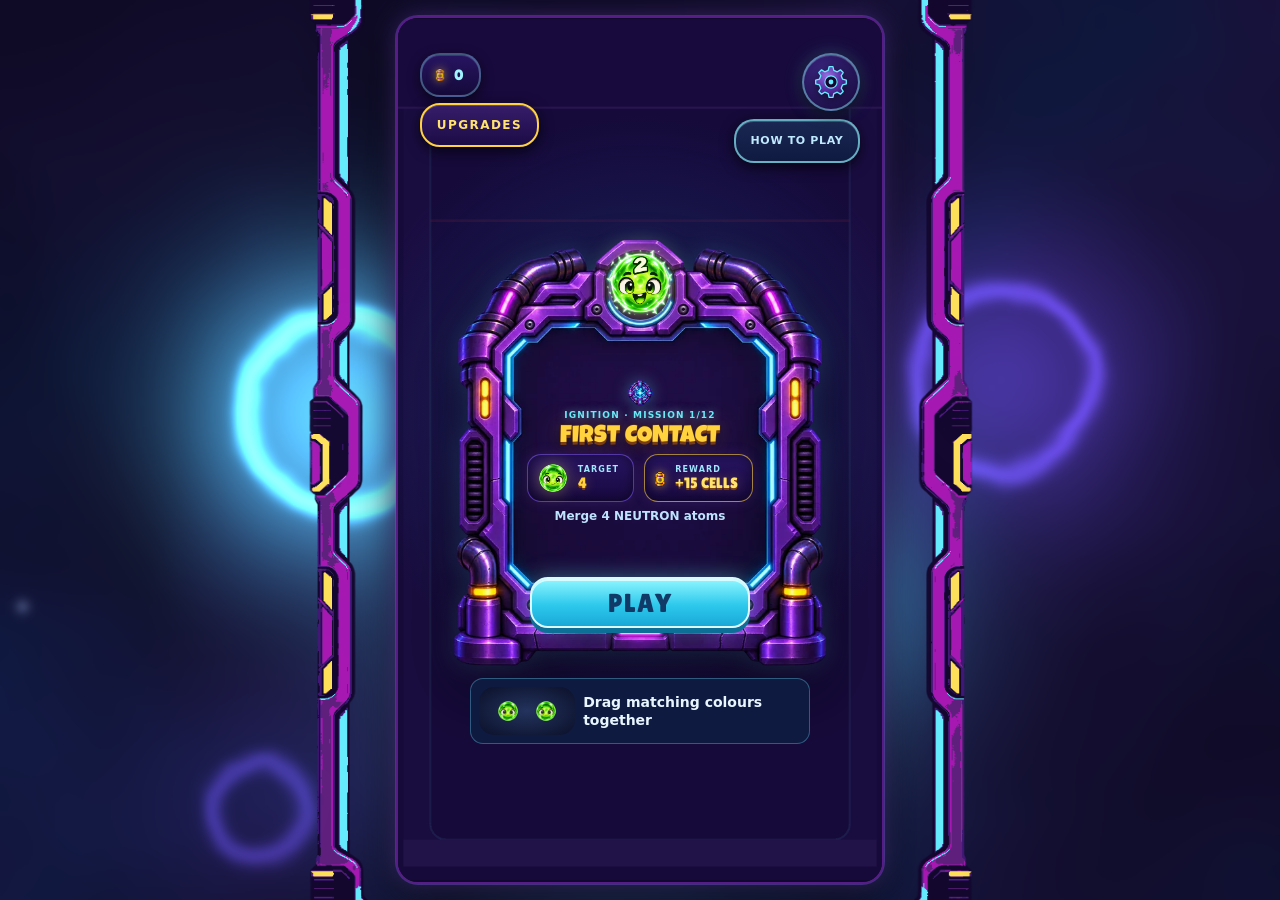
<file: index.html>
<!doctype html>
<html lang="en">
  <head>
    <meta charset="UTF-8" />
    <meta name="viewport" content="width=device-width, initial-scale=1.0, viewport-fit=cover, user-scalable=no" />
    <meta name="theme-color" content="#0b1020" />
    <link rel="icon" type="image/png" href="./images/icon.png" />
    <link rel="apple-touch-icon" href="./images/icon.png" />
    <meta name="description" content="Drag matching atoms together, charge them up and set off chain reactions. Complete reactor missions and unleash an Atomic Blast in Atom Smash!" />
    <title>Atom Smash!</title>
    <!-- Shared Snappy Fox Games analytics for this GitHub Pages demo only. -->
    <script>
      (function () {
        if (location.hostname !== "toktics.github.io" ||
            !/^\/atom-smash(?:\/|$)/.test(location.pathname)) return;
        window.dataLayer = window.dataLayer || [];
        window.gtag = function () { window.dataLayer.push(arguments); };
        window.gtag("js", new Date());
        window.gtag("config", "G-ZYFY71C33V", {
          game_id: "atom-smash",
          build_profile: "standalone",
          send_page_view: true,
          allow_google_signals: false,
          allow_ad_personalization_signals: false
        });
        var tag = document.createElement("script");
        tag.async = true;
        tag.src = "https://www.googletagmanager.com/gtag/js?id=G-ZYFY71C33V";
        document.head.appendChild(tag);
      })();
    </script>
    <script type="module" crossorigin src="./assets/index-DAffTzj7.js"></script>
    <link rel="stylesheet" crossorigin href="./assets/index-Bfgic50J.css">
  </head>
  <body>
    <!-- Inline splash paints before JS/CSS arrive — the portal build's first
         frame is branded instead of a blank page while the SDK initialises. -->
    <div id="root"><div style="position:fixed;inset:0;display:flex;flex-direction:column;align-items:center;justify-content:center;gap:38px;background:linear-gradient(145deg,#282265,#60217e);font-family:system-ui,sans-serif">
      <div style="font-size:clamp(30px,11vw,52px);white-space:nowrap;font-weight:900;letter-spacing:.06em;color:#70f2ff;text-shadow:0 4px 0 #163675,0 7px 0 #170e4a;transform:rotate(-3deg)">ATOM <span style="color:#ffe45d">SMASH!</span></div>
      <div style="width:76px;height:76px;border:2px solid #b5f7ff88;border-radius:50%;animation:cgsplash 1.8s linear infinite;position:relative"><span style="position:absolute;inset:20px;border-radius:50%;background:#ffe36a;box-shadow:0 0 24px #ffe36a66"></span><span style="position:absolute;width:15px;height:15px;border-radius:50%;background:#6aeaff;left:30px;top:-9px"></span></div>
      <style>@keyframes cgsplash{to{transform:rotate(360deg)}}</style>
    </div></div>
  </body>
</html>
</file>
<file: assets/index-Bfgic50J.css>
:root{--bg: #0b1020;--panel: #111a33;--panel-2: #16213c;--line: #263555;--text: #e2e8f0;--muted: #94a3b8;--accent: #34d399;--accent-2: #60a5fa;--danger: #ef4444}*{box-sizing:border-box}html,body,#root{height:100%;margin:0}body{background:var(--bg);color:var(--text);font:16px/1.5 system-ui,-apple-system,Segoe UI,sans-serif;-webkit-font-smoothing:antialiased;-webkit-user-select:none;-moz-user-select:none;-ms-user-select:none;user-select:none;-webkit-touch-callout:none}.app-shell{--safe-top: max(16px, env(safe-area-inset-top, 0px));--safe-bottom: max(16px, env(safe-area-inset-bottom, 0px));height:100%;display:flex;align-items:center;justify-content:center;padding:var(--safe-top) max(16px,env(safe-area-inset-right,0px)) var(--safe-bottom) max(16px,env(safe-area-inset-left,0px))}.menu,.panel,.game-frame{width:min(100%,520px);height:min(100%,900px);background:var(--panel);border:1px solid var(--line);border-radius:20px;overflow:hidden;position:relative;display:flex;flex-direction:column}.is-game{--frame-w: min(100%, 720px, calc((100dvh - var(--safe-top) - var(--safe-bottom)) * .5625), 506px);--frame-h: calc(var(--frame-w) / .5625)}.is-game .game-frame{aspect-ratio:720 / 1280;width:var(--frame-w);height:auto;border-radius:22px;border:2px solid #581c87;box-shadow:0 0 0 1px #8b5cf655,0 0 24px #8b5cf659,0 12px 40px #000000e6}.arcade-bezel-mobile{position:absolute;inset:0;border-radius:22px;pointer-events:none;z-index:4;overflow:hidden;box-sizing:border-box;border:4px solid #3b0764;box-shadow:inset 0 0 0 1.5px #67edff88,inset 0 0 10px #67edff40,0 0 0 1.5px #7e22ce,0 8px 32px #000c}@media(min-width:760px)and (min-height:400px)and (orientation:landscape){.arcade-bezel-mobile{display:none}}.arcade-bezel-mobile .bezel-rail{position:absolute;top:0;bottom:0;width:clamp(8px,2.2cqw,12px);z-index:1}.arcade-bezel-mobile .bezel-rail.left{left:0;background:linear-gradient(90deg,#24073d,#4a1570 50%,#60217e 90%,#24073d);border-right:1.5px solid #67edff88;box-shadow:inset 1px 0 3px #ffffff26,1px 0 6px #67edff4d}.arcade-bezel-mobile .bezel-rail.right{right:0;background:linear-gradient(270deg,#24073d,#4a1570 50%,#60217e 90%,#24073d);border-left:1.5px solid #67edff88;box-shadow:inset -1px 0 3px #ffffff26,-1px 0 6px #67edff4d}.arcade-bezel-mobile .bezel-cell{position:absolute;width:clamp(4px,1.1cqw,6px);height:clamp(24px,6cqw,36px);border-radius:3px;background:linear-gradient(180deg,#fff9c4,#ffe15b 45%,#eab308);border:1px solid #ffffffaa;box-shadow:0 0 8px #ffe15b,0 0 16px #ffe15b99;z-index:2}.arcade-bezel-mobile .bezel-cell.top-left{top:22%;left:2px}.arcade-bezel-mobile .bezel-cell.bottom-left{top:74%;left:2px}.arcade-bezel-mobile .bezel-cell.top-right{top:22%;right:2px}.arcade-bezel-mobile .bezel-cell.bottom-right{top:74%;right:2px}.arcade-bezel-mobile .bezel-corner{position:absolute;width:24px;height:24px;z-index:2;border-color:#7e22ce;border-style:solid}.arcade-bezel-mobile .bezel-corner.top-left{top:0;left:0;border-width:3px 0 0 3px;border-top-left-radius:20px}.arcade-bezel-mobile .bezel-corner.top-right{top:0;right:0;border-width:3px 3px 0 0;border-top-right-radius:20px}.arcade-bezel-mobile .bezel-corner.bottom-left{bottom:0;left:0;border-width:0 0 3px 3px;border-bottom-left-radius:20px}.arcade-bezel-mobile .bezel-corner.bottom-right{bottom:0;right:0;border-width:0 3px 3px 0;border-bottom-right-radius:20px}.arcade-bezel-mobile .bezel-bolt{display:block;position:absolute;width:4px;height:4px;border-radius:50%;background:#ffe15b;box-shadow:0 0 6px #ffe15b}.arcade-bezel-mobile .bezel-corner.top-left .bezel-bolt{top:4px;left:4px}.arcade-bezel-mobile .bezel-corner.top-right .bezel-bolt{top:4px;right:4px}.arcade-bezel-mobile .bezel-corner.bottom-left .bezel-bolt{bottom:4px;left:4px}.arcade-bezel-mobile .bezel-corner.bottom-right .bezel-bolt{bottom:4px;right:4px}.arcade-bezel-mobile .bezel-bumper{position:absolute;left:24px;right:24px;height:5px;z-index:1}.arcade-bezel-mobile .bezel-bumper.top{top:0;background:linear-gradient(180deg,#24073d,#4a1570);border-bottom:1.5px solid #67edff88;box-shadow:0 1px 4px #67edff40}.arcade-bezel-mobile .bezel-bumper.bottom{bottom:0;background:linear-gradient(0deg,#24073d,#4a1570);border-top:1.5px solid #67edff88;box-shadow:0 -1px 4px #67edff40}.reactor-console{position:fixed;inset:0;z-index:0;pointer-events:none}.rc-backdrop{position:absolute;inset:0;width:100%;height:100%;object-fit:cover}.rc-panel{position:absolute;top:50%;transform:translateY(-50%);width:min(calc(var(--frame-h) * .52),calc(50% - var(--frame-w) * .78 - 26px),400px);aspect-ratio:400 / 900;object-fit:contain}.rc-left{right:calc(50% + var(--frame-w) * .78 + 10px)}.rc-right{left:calc(50% + var(--frame-w) * .78 + 10px)}.rc-bezel{position:fixed;left:50%;top:50%;width:calc(var(--frame-w) / .72);height:calc(var(--frame-h) / .8);transform:translate(-50%,-50%);z-index:2;pointer-events:none}@media(max-width:759px),(max-height:399px),(orientation:portrait){.reactor-console{display:none}}.console-energy{position:fixed;inset:0;z-index:3;pointer-events:none}.ce-tube{position:absolute;top:50%;height:calc(var(--frame-h) * .94);width:26px;transform:translate(-50%,-50%);-webkit-mask-image:linear-gradient(transparent,#000 12% 88%,transparent);mask-image:linear-gradient(transparent,#000 12% 88%,transparent)}.ce-tube:before{content:"";position:absolute;inset:0 30%;background:linear-gradient(180deg,transparent,#ffb34055 30% 70%,transparent);filter:blur(4px);animation:ceGlow 2.8s ease-in-out infinite}.ce-t1:before{background:linear-gradient(180deg,transparent,#67edff44 30% 70%,transparent)}@keyframes ceGlow{0%,to{opacity:.25}45%{opacity:.8}60%{opacity:.4}72%{opacity:.9}}.ce-t0{left:calc(50% - var(--frame-w) * .736)}.ce-t1{left:calc(50% - var(--frame-w) * .63)}.ce-t2{left:calc(50% + var(--frame-w) * .632)}.ce-t3{left:calc(50% + var(--frame-w) * .736)}.ce-p{position:absolute;left:50%;bottom:-8px;width:6px;height:22px;border-radius:4px;background:linear-gradient(180deg,transparent,#fffdf2 25%,#ffe9a8 65%,transparent);box-shadow:0 0 14px 4px #ffcf6ebb,0 0 30px 10px #ff8a2a66;opacity:0;animation:ceRise 2.6s linear infinite}.ce-p0{animation-delay:0s}.ce-p1{animation-delay:-.45s;height:15px}.ce-p2{animation-delay:-.9s}.ce-p3{animation-delay:-1.35s;height:12px;width:4px}.ce-p4{animation-delay:-1.8s}.ce-p5{animation-delay:-2.25s;height:17px}.ce-t1 .ce-p{animation-duration:3.1s;background:linear-gradient(180deg,transparent,#eaffff 25%,#9ff3ff 65%,transparent);box-shadow:0 0 14px 4px #67edffbb,0 0 30px 10px #2ec9ec66}.ce-t3 .ce-p{animation-duration:3.3s}.ce-t0 .ce-p2,.ce-t2 .ce-p1{background:linear-gradient(180deg,transparent,#ffeaff 25%,#e8b7ff 65%,transparent);box-shadow:0 0 14px 4px #c86fffbb,0 0 30px 10px #a819b366}@keyframes ceRise{0%{transform:translate(-50%) scale(.4);opacity:0}6%{opacity:1}25%{transform:translate(calc(-50% - 3px),calc(var(--frame-h) * -.24)) scale(1)}50%{transform:translate(calc(-50% + 4px),calc(var(--frame-h) * -.47)) scale(.8)}75%{transform:translate(calc(-50% - 2px),calc(var(--frame-h) * -.7)) scale(1)}96%{opacity:1}to{transform:translate(-50%,calc(var(--frame-h) * -.94)) scale(.3);opacity:0}}@media(prefers-reduced-motion:reduce){.console-energy{display:none}}@media(max-width:759px),(max-height:399px),(orientation:portrait){.console-energy{display:none}}.menu{padding:32px 24px;gap:20px}.menu-head h1{margin:0;font-size:40px;letter-spacing:.02em}.menu-head p{margin:6px 0 0;color:var(--muted)}.menu-modes{display:flex;flex-direction:column;gap:12px;flex:1}.mode-card{display:flex;flex-direction:column;gap:4px;text-align:left;padding:16px 18px;border-radius:14px;border:1px solid var(--line);background:var(--panel-2);color:var(--text);cursor:pointer;transition:transform .08s ease,border-color .12s ease}.mode-card:hover{border-color:var(--accent);transform:translateY(-1px)}.mode-label{font-weight:700;font-size:18px}.mode-blurb{color:var(--muted);font-size:14px}.mode-controls{color:var(--accent-2);font-size:12px;letter-spacing:.04em}.mode-best{color:var(--accent);font-size:12px;font-weight:700}.menu-foot{display:flex;gap:10px}.menu-best{margin:0;color:var(--muted);font-size:13px;text-align:center}button{font:inherit}.primary,.ghost,.danger{padding:10px 16px;border-radius:12px;border:1px solid var(--line);cursor:pointer}.primary{background:var(--accent);color:#04121b;border-color:transparent;font-weight:700}.primary:disabled{opacity:.4;cursor:not-allowed}.ghost{background:transparent;color:var(--text);flex:1}.danger{background:var(--danger);color:#fff;border-color:transparent}.panel{padding:28px 24px;gap:16px;overflow-y:auto}.panel h1{margin:0}.settings-panel{position:fixed;z-index:30;left:50%;transform:translate(-50%);top:max(16px,env(safe-area-inset-top,0px));bottom:max(16px,env(safe-area-inset-bottom,0px));width:min(calc(100% - 32px),480px);height:auto;max-height:calc(100dvh - 32px);background:radial-gradient(circle at 50% 0%,#29185a,#150b33 55%,#0c061d);border:2px solid rgba(112,242,255,.45);border-radius:28px;box-shadow:0 0 35px #70f2ff2e,inset 0 1px 1px #ffffff4d,inset 0 0 24px #3c146e80,0 24px 60px #000000d9;overflow-y:auto;display:flex;flex-direction:column;gap:16px;padding:28px 22px 20px;box-sizing:border-box}.settings-header{text-align:center;flex:0 0 auto;padding-bottom:2px}.settings-title{margin:0;font:clamp(28px,6.5vw,36px)/1 "Lilita One",system-ui,sans-serif;letter-spacing:.08em;color:#fff;text-shadow:0 3px 0 #130a2a,0 0 16px rgba(112,242,255,.7)}.settings-subtitle{margin-top:5px;font:700 11px/1.2 system-ui,-apple-system,sans-serif;letter-spacing:.22em;color:#70f2ff;text-transform:uppercase;opacity:.9;text-shadow:0 0 8px rgba(112,242,255,.45)}.settings-section{display:flex;flex-direction:column;gap:10px;flex:0 0 auto}.settings-section-title{display:flex;align-items:center;gap:8px;font:700 12px/1 Lilita One,system-ui,sans-serif;letter-spacing:.14em;color:#ffe45d;text-transform:uppercase;padding-inline:4px}.settings-section-title:after{content:"";flex:1;height:1px;background:linear-gradient(90deg,rgba(255,228,93,.45),transparent)}.settings-section-icon{color:inherit;flex-shrink:0}.purge-section-title{color:#f87171}.purge-section-title:after{background:linear-gradient(90deg,rgba(248,113,113,.45),transparent)}.settings-card-row{display:flex;align-items:center;justify-content:space-between;gap:14px;padding:12px 16px;border-radius:18px;background:linear-gradient(135deg,#ffffff0e,#ffffff04);border:1px solid rgba(112,242,255,.15);box-shadow:inset 0 1px #ffffff14,0 4px 16px #00000040;cursor:pointer;transition:border-color .15s ease,background .15s ease,transform .12s ease;min-height:60px;box-sizing:border-box}.settings-card-row:hover{border-color:#70f2ff59;background:linear-gradient(135deg,#ffffff14,#ffffff06)}.settings-row-label{display:flex;align-items:center;gap:12px;user-select:none;min-width:0}.settings-icon-bubble{width:38px;height:38px;border-radius:12px;display:grid;place-items:center;flex-shrink:0;box-shadow:inset 0 1px #ffffff4d,0 2px 8px #0000004d}.music-bubble{background:linear-gradient(135deg,#70f2ff26,#0099cc40);border:1px solid rgba(112,242,255,.5);color:#70f2ff;box-shadow:0 0 12px #70f2ff40}.sfx-bubble{background:linear-gradient(135deg,#ffe45d26,#ff880040);border:1px solid rgba(255,228,93,.5);color:#ffe45d;box-shadow:0 0 12px #ffe45d40}.vol-bubble{background:linear-gradient(135deg,#a855f726,#6366f140);border:1px solid rgba(168,85,247,.5);color:#c084fc;box-shadow:0 0 12px #a855f740}.settings-row-texts{display:flex;flex-direction:column;gap:2px;min-width:0}.settings-item-name{font:700 15px/1.2 system-ui,-apple-system,sans-serif;color:#f8fafc;letter-spacing:.01em}.settings-item-desc{font:400 12px/1.2 system-ui,-apple-system,sans-serif;color:#94a3b8;white-space:nowrap;overflow:hidden;text-overflow:ellipsis}.sr-only{position:absolute;width:1px;height:1px;padding:0;margin:-1px;overflow:hidden;clip:rect(0,0,0,0);white-space:nowrap;border:0}.atom-toggle-container{display:flex;align-items:center;justify-content:center;flex-shrink:0}.atom-toggle{width:58px;height:32px;border-radius:20px;padding:3px;box-sizing:border-box;background:#0f1523;border:1.5px solid #2d3b55;box-shadow:inset 0 2px 6px #000000b3;transition:all .25s cubic-bezier(.4,0,.2,1);position:relative;display:flex;align-items:center}.atom-toggle-track{width:100%;height:100%;position:relative}.atom-toggle-core{position:absolute;left:0;top:0;width:24px;height:24px;border-radius:50%;background:radial-gradient(circle at 35% 30%,#94a3b8,#475569 60%,#1e293b);border:1px solid rgba(255,255,255,.2);box-shadow:0 2px 4px #00000080;transition:transform .28s cubic-bezier(.34,1.56,.64,1),background .25s ease,box-shadow .25s ease}.atom-toggle.is-active{background:linear-gradient(90deg,#072a44,#0d4669);border-color:#70f2ff;box-shadow:inset 0 2px 6px #0009,0 0 14px #70f2ff73}.atom-toggle.is-active .atom-toggle-core{transform:translate(26px);background:radial-gradient(circle at 30% 25%,#fff,#b2f8ff 25%,#30cbe9 65%,#0e7490);border-color:#e0faff;box-shadow:0 0 12px #70f2ff,0 0 4px #fff,inset 0 1px 2px #fffc}.volume-card-row{flex-direction:column;align-items:stretch;gap:12px;cursor:default}.volume-card-header{display:flex;align-items:center;justify-content:space-between}.reactor-meter-cluster{display:flex;flex-direction:column;gap:12px;background:#0000004d;padding:12px 14px;border-radius:14px;border:1px solid rgba(112,242,255,.1)}.volume-power-cells{display:grid;grid-template-columns:repeat(6,1fr);gap:6px}.reactor-pip{height:26px;border-radius:6px;border:1px solid rgba(255,255,255,.08);background:#ffffff0a;padding:0;cursor:pointer;position:relative;overflow:hidden;transition:transform .12s ease,border-color .15s ease}.reactor-pip:hover{transform:translateY(-1px);border-color:#ffffff4d}.reactor-pip .pip-core{position:absolute;inset:2px;border-radius:4px;background:transparent;transition:all .2s ease}.reactor-pip.pip-1.is-lit .pip-core{background:linear-gradient(180deg,#b2f8ff,#38bdf8);box-shadow:0 0 10px #38bdf8b3}.reactor-pip.pip-2.is-lit .pip-core{background:linear-gradient(180deg,#a5f3fc,#06b6d4);box-shadow:0 0 10px #06b6d4b3}.reactor-pip.pip-3.is-lit .pip-core{background:linear-gradient(180deg,#99f6e4,#14b8a6);box-shadow:0 0 10px #14b8a6b3}.reactor-pip.pip-4.is-lit .pip-core{background:linear-gradient(180deg,#fef08a,#eab308);box-shadow:0 0 10px #eab308b3}.reactor-pip.pip-5.is-lit .pip-core{background:linear-gradient(180deg,#fed7aa,#f97316);box-shadow:0 0 10px #f97316b3}.reactor-pip.pip-6.is-lit .pip-core{background:linear-gradient(180deg,#fecaca,#ef4444);box-shadow:0 0 12px #ef4444d9}.reactor-pip.is-lit{border-color:#fff6}.plasma-slider-wrap{position:relative;width:100%;height:24px;display:flex;align-items:center}.plasma-slider{-webkit-appearance:none;appearance:none;width:100%;height:8px;border-radius:6px;outline:none;background:linear-gradient(to right,#38bdf8 var(--slider-pct, 60%),#1e293b var(--slider-pct, 60%));box-shadow:inset 0 1px 3px #0009;cursor:pointer;margin:0}.plasma-slider::-webkit-slider-thumb{-webkit-appearance:none;appearance:none;width:24px;height:24px;border-radius:50%;background:radial-gradient(circle at 30% 25%,#fff,#b2f8ff 25%,#30cbe9 65%,#0e7490);border:2px solid #ffffff;box-shadow:0 0 12px #70f2ff,0 2px 6px #0009;cursor:grab;transition:transform .1s ease,box-shadow .15s ease}.plasma-slider::-webkit-slider-thumb:active{cursor:grabbing;transform:scale(1.15);box-shadow:0 0 18px #70f2ff,0 0 8px #fff}.plasma-slider::-moz-range-thumb{width:24px;height:24px;border-radius:50%;background:radial-gradient(circle at 30% 25%,#fff,#b2f8ff 25%,#30cbe9 65%,#0e7490);border:2px solid #ffffff;box-shadow:0 0 12px #70f2ff,0 2px 6px #0009;cursor:grab}.reset-card-row{cursor:default;gap:12px}.reset-card-row .settings-item-desc{white-space:normal}.purge-control{flex-shrink:0}.purge-trigger-btn{font:700 13px/1 Lilita One,system-ui,sans-serif;letter-spacing:.08em;color:#fca5a5;background:#ef44441f;border:1.5px solid rgba(239,68,68,.4);padding:10px 16px;border-radius:12px;cursor:pointer;transition:all .15s ease;white-space:nowrap}.purge-trigger-btn:hover{background:#ef444440;border-color:#ef4444;color:#fff;box-shadow:0 0 14px #ef444466}.confirm-btn-cluster{display:flex;align-items:center;gap:6px;flex-shrink:0}.purge-abort-btn{font:700 11px/1 Lilita One,system-ui,sans-serif;letter-spacing:.06em;color:#94a3b8;background:#ffffff0f;border:1px solid rgba(255,255,255,.15);padding:8px 10px;border-radius:10px;cursor:pointer;white-space:nowrap}.purge-abort-btn:hover{color:#fff;background:#ffffff1f}.purge-confirm-btn{font:700 11px/1 Lilita One,system-ui,sans-serif;letter-spacing:.08em;color:#fff;background:linear-gradient(135deg,#ef4444,#b91c1c);border:1.5px solid #fca5a5;padding:8px 12px;border-radius:10px;cursor:pointer;box-shadow:0 0 16px #ef4444b3;white-space:nowrap;animation:purgePulse 1.2s infinite alternate ease-in-out}@keyframes purgePulse{0%{filter:brightness(1)}to{filter:brightness(1.2);box-shadow:0 0 22px #ef4444e6}}.settings-panel .settings-back{flex:0 0 auto;align-self:center;margin:8px auto 2px}.currency{color:var(--accent);font-weight:700;margin:0}.upgrade-list{list-style:none;margin:0;padding:0;display:flex;flex-direction:column;gap:12px}.upgrade{display:flex;align-items:center;justify-content:space-between;gap:12px;padding:14px;border:1px solid var(--line);border-radius:12px;background:var(--panel-2)}.upgrade-info{display:flex;flex-direction:column;gap:2px}.upgrade-info span{color:var(--muted);font-size:13px}.upgrade-info em{color:var(--accent-2);font-size:12px;font-style:normal}.game-frame{background:var(--bg)}.game-loading{flex:1;display:flex;align-items:center;justify-content:center;color:var(--muted)}.game-canvas{flex:1;min-height:0}.game-canvas canvas{display:block}.game-frame,.game-canvas,.game-canvas canvas{touch-action:none}.game-exit{position:absolute;top:10px;right:10px;width:40px;height:40px;border-radius:50%;border:1px solid var(--line);background:#0b1020b3;color:var(--text);cursor:pointer}.game-pause{position:absolute;top:4cqw;right:4.4cqw;width:8cqw;height:8cqw;min-width:30px;min-height:30px;padding:0;display:grid;place-items:center;appearance:none;-webkit-appearance:none;border:1.5px solid #ffffff2e;outline:none;-webkit-tap-highlight-color:transparent;border-radius:50%;background:#0b0626cc;box-shadow:0 2px 8px #00000080,inset 0 1px #ffffff1a;color:#e2f7ff;font-size:clamp(11px,3cqw,14px);line-height:1;letter-spacing:-1px;cursor:pointer;z-index:5}.game-pause:after{content:"";position:absolute;inset:-8px;border-radius:50%}.game-pause:focus{outline:none}.game-pause:focus-visible{box-shadow:0 0 0 2px #67edff}.game-pause:active{transform:scale(.94)}.game-pause-bars{display:block;width:38%;height:38%;background:linear-gradient(90deg,currentColor 0 34%,transparent 34% 66%,currentColor 66% 100%);border-radius:1px;filter:drop-shadow(0 0 3px rgba(103,237,255,.7))}.game-pause[hidden]{display:none}.game-paused{position:absolute;inset:0;z-index:15;display:flex;flex-direction:column;align-items:center;justify-content:center;gap:14px;border:0;background:#0a081eb8;backdrop-filter:blur(3px);padding:20px}.pause-backdrop{position:absolute;inset:0;cursor:pointer}.game-paused>.paused-title{position:relative;z-index:1;pointer-events:none}.pause-resume-text{position:relative;z-index:1;margin:6px 0 4px;padding:12px 6px;min-height:56px;width:min(100%,360px);white-space:nowrap;background:none;border:0;border-radius:18px;color:#ffe98a;font:clamp(16px,5.8vh,40px)/1 "Lilita One",system-ui,sans-serif;letter-spacing:.05em;text-shadow:0 3px 0 #0b1020,0 0 18px #ffd84a99;cursor:pointer;animation:pause-resume-pulse 1.6s ease-in-out infinite}.pause-resume-text:focus-visible{outline:3px solid #ffe98a88;outline-offset:2px}@keyframes pause-resume-pulse{50%{opacity:.75}}@media(prefers-reduced-motion:reduce){.pause-resume-text{animation:none}}.pause-atom-actions{position:relative;z-index:1;display:flex;justify-content:center;gap:18px;margin-top:10px}.pause-atom-actions .pause-secondary-action{width:80px;height:80px;font-size:15px;padding:8px}@media(max-height:520px){.pause-resume-text{font-size:clamp(15px,4.6vh,32px);padding:12px 6px}.pause-atom-actions .pause-secondary-action{width:66px;height:66px;font-size:13px;padding:6px}}.pause-secondary-action{position:relative;isolation:isolate;pointer-events:auto;width:96px;height:96px;padding:12px;border-radius:50%;border:2px solid #fff3b7;background:radial-gradient(circle at 30% 22%,#fffbdc,#ffe771 18%,#ffcb36 48%,#d47a17 80%,#713918);box-shadow:inset 0 3px 7px #ffffffb3,inset -5px -7px 10px #6c310a66,0 0 14px #ffd43c55;color:#38225b;font:17px/1.05 Lilita One,system-ui,sans-serif;cursor:pointer}.pause-secondary-action:before{content:"";position:absolute;inset:19px -10px;border:1px solid #fff0a999;border-radius:50%;transform:rotate(-32deg);pointer-events:none}.pause-secondary-action:after{content:"";position:absolute;width:5px;height:5px;top:16px;right:4px;border-radius:50%;background:#fff9d7;box-shadow:0 0 6px #ffdf7c;pointer-events:none}.pause-secondary-action span{position:relative;display:block;max-width:70px;margin:auto}.pause-atom-menu{border-color:#b8fbff;background:radial-gradient(circle at 30% 22%,#efffff,#91f8ff 18%,#30cbe9 48%,#1871a4 80%,#183965);box-shadow:inset 0 3px 7px #ffffffb3,inset -5px -7px 10px #15387f66,0 0 14px #50e6ff44}.pause-atom-menu:before{border-color:#c3fcff99;transform:rotate(32deg)}.pause-secondary-action:active{filter:brightness(.92)}.pause-secondary-action:focus-visible{outline-offset:8px}.pause-secondary-action:focus-visible{border-radius:50%}.pause-secondary-action:focus-visible{outline:2px solid #fff4c9}.paused-title{font-family:Luckiest Guy,Lilita One,system-ui,sans-serif;font-size:clamp(24px,4vw,32px);color:#fff;letter-spacing:4px;text-shadow:0 4px 0 #31196b,0 0 30px #7a4adf66}.paused-resume{font-family:system-ui,-apple-system,sans-serif;font-size:17px;font-weight:700;color:#aebdda}.overlay{position:absolute;inset:0;background:#060a16db;display:flex;flex-direction:column;align-items:center;justify-content:center;gap:12px;padding:24px;text-align:center}.overlay h2{margin:0;font-size:30px}.overlay-score{margin:0;font-size:20px;color:var(--text)}.overlay-best{margin:0;color:var(--accent);font-weight:700}.overlay-actions{display:flex;gap:10px;width:100%;max-width:320px}.overlay h2{font-family:Luckiest Guy,Lilita One,system-ui,sans-serif;letter-spacing:.04em}.overlay-score{font-family:Lilita One,system-ui,sans-serif;font-size:34px}.stats-grid{display:grid;grid-template-columns:auto auto;gap:6px 22px;font-family:Lilita One,system-ui,sans-serif}.stats-grid span{color:var(--muted, #8ea0c2);font-size:14px;letter-spacing:.08em;align-self:center}.stats-grid b{font-size:22px;text-align:right}.dev-panel{position:absolute;bottom:12px;left:12px;z-index:40;display:flex;flex-direction:column;gap:6px}.dev-panel summary{font:700 12px system-ui,sans-serif;color:#8ea0c2;cursor:pointer;user-select:none}.dev-panel[open] summary{margin-bottom:4px}.dev-panel button{font:600 13px system-ui,sans-serif;padding:7px 12px;border:1px solid #26314f;border-radius:8px;background:#16203a;color:#e2e8f0;cursor:pointer}:root{--accent: #ffe15b;--accent-2: #67edff}body{background:#431978}.app-shell{background:radial-gradient(ellipse at 12% 20%,#316fd4 0,transparent 47%),radial-gradient(ellipse at 90% 80%,#a819b3 0,transparent 48%),linear-gradient(145deg,#282265,#60217e)}button:focus-visible{outline:3px solid #fff;outline-offset:4px}.game-exit{width:44px;height:44px;z-index:5}.game-frame{container-type:inline-size;border-color:#9d6bd799;box-shadow:0 15px 80px #1b074a77}.game-exit[hidden]{display:none}.sr-only{position:absolute;width:1px;height:1px;overflow:hidden;clip-path:inset(50%);white-space:nowrap}.atom-backdrop{position:absolute;inset:0;overflow:hidden;pointer-events:none}.orbit{position:absolute;border:2px solid #b8fbff25;border-radius:50%;width:360px;height:360px}.orbit:after{content:"";position:absolute;inset:16px;border:18px solid #c1fdff09;border-radius:50%}.orbit-a{left:-200px;top:8%;transform:rotate(-25deg) scaleX(1.4)}.orbit-b{right:-230px;bottom:0;width:460px;height:460px}.orbit-c{right:-100px;top:-170px;border-color:#ffe18422;width:340px;height:340px}.energy-node{position:absolute;border-radius:50%;background:#b5fcff20;box-shadow:inset -7px -8px #ffffff0b;width:36px;height:36px}.node-a{top:14%;right:15%}.node-b{bottom:13%;left:8%;width:70px;height:70px}.node-c{display:none}.atomic-menu{isolation:isolate;width:100%;height:100%;border:none;border-radius:0;background:none;padding:22px 26px;gap:12px;overflow-y:auto;scrollbar-width:none;align-items:center}.atomic-menu>.menu-head,.atomic-menu>.menu-modes,.atomic-menu>.menu-foot,.atomic-menu>.menu-daily,.atomic-menu>.menu-challenge{width:min(100%,470px)}.atomic-menu::-webkit-scrollbar,.results-screen::-webkit-scrollbar{display:none}.results-screen{scrollbar-width:none}.atomic-menu>:not(.atom-backdrop):not(.menu-atoms){position:relative}.atomic-menu .menu-head{text-align:center}.atomic-menu .menu-head h1{font:76px/.83 Luckiest Guy,Lilita One,sans-serif;color:#70f2ff;-webkit-text-stroke:1px #192969;text-shadow:0 4px 0 #163675,0 7px 0 #170e4a;transform:rotate(-3deg);padding:9px 0 2px}.atomic-menu .menu-head h1 span{color:#ffe45d;font-size:.86em}.atomic-menu .menu-head p{color:#e0f3ff;font-size:14px;max-width:290px;margin:14px auto 0}.atomic-menu .menu-modes{flex:0;z-index:1}.atomic-menu .mode-card{padding:16px 18px;align-items:center;text-align:center;background:linear-gradient(150deg,#ffe77b,#ffbd3e);border:2px solid #fff0ae;color:#33205f;box-shadow:0 5px #a96219,0 9px 15px #240d4c44;border-radius:24px}.atomic-menu .mode-card:hover{transform:translateY(-2px)}.atomic-menu .mode-card:active{transform:translateY(3px);box-shadow:0 2px #a96219}.atomic-menu .mode-label{font:34px/1.1 Lilita One,sans-serif;width:100%;display:flex;justify-content:center;align-items:center;gap:16px}.play-tri{display:inline-block;width:0;height:0;border-left:.55em solid currentColor;border-top:.38em solid transparent;border-bottom:.38em solid transparent;filter:drop-shadow(0 3px 0 #d58b35)}.atomic-menu .mode-name{font-size:10px;letter-spacing:.15em;font-weight:800}.atomic-menu .mode-blurb{color:#432e69;font-size:13px}.atomic-menu .mode-controls{color:#493274;font-size:10px}.atomic-menu .mode-best{color:#45206a;font-size:12px}.atomic-menu .menu-foot{margin-top:5px}.atomic-menu .ghost{min-height:44px;background:#30185877;border-color:#d4c6ff66;font-size:14px}.atomic-menu .menu-best{color:#e1d9f6;font-size:11px}.atomic-loading{position:absolute;inset:0;z-index:4;display:flex;align-items:center;justify-content:center;flex-direction:column;gap:32px;background:radial-gradient(circle at 50% 45%,#295fbd,transparent 50%),linear-gradient(150deg,#3d237e,#8a258e)}.atomic-loading strong{position:relative;font:25px Lilita One,sans-serif;color:#fff5ad}.loading-orbit{position:relative;width:108px;height:108px;border:2px solid #b5f7ff88;border-radius:50%;animation:orbit-turn 1.8s linear infinite}.loading-orbit:after{content:"";position:absolute;inset:27px;border-radius:50%;background:#ffe36a;box-shadow:0 0 32px #ffe36a66}.loading-orbit i{position:absolute;width:22px;height:22px;border-radius:50%;background:#6aeaff;left:43px;top:-12px;box-shadow:0 0 15px #6aeaff88}.loading-orbit i:nth-child(2){left:88px;top:68px;background:#a9f959}.loading-orbit i:nth-child(3){left:-3px;top:68px;background:#ff7e91}@keyframes orbit-turn{to{transform:rotate(360deg)}}.results-screen{position:absolute;inset:0;z-index:20;overflow:auto;display:flex;align-items:center;justify-content:center;padding:18px;text-align:center;background:radial-gradient(circle at 65% 15%,#f9b44f88,transparent 38%),radial-gradient(circle at 15% 75%,#c344c1bb,transparent 45%),linear-gradient(155deg,#704abde8,#a8279fef 65%,#4f28a5ee)}.results-screen .orbit{border-color:#fff7bd33}.results-card{position:relative;width:100%;max-width:430px;padding:0 16px 15px;border-radius:30px;background:linear-gradient(160deg,#fff6c9,#ffe29c);border:2px solid #fff8d8;box-shadow:0 8px #a43a7d,0 20px 60px #300d6055;color:#3b235e;margin-top:48px}.result-mascot{position:relative;height:clamp(110px,30cqw,150px);margin-top:-55px}.result-mascot img{width:clamp(145px,48cqw,215px);height:clamp(145px,48cqw,215px);position:absolute;left:50%;top:48%;transform:translate(-50%,-50%);filter:drop-shadow(0 4px 10px #e8ab16aa)}.mascot-halo{position:absolute;width:160px;height:160px;max-width:44cqw;max-height:44cqw;left:50%;top:48%;transform:translate(-50%,-50%);border-radius:50%;background:radial-gradient(circle,#ffffed,#ffe99688 55%,transparent 72%)}.result-spark{position:absolute;left:12%;top:8%;color:#fff7b7;font-size:40px;text-shadow:0 0 10px #fff;transform:rotate(12deg)}.result-spark.second{left:auto;right:12%;top:45%;font-size:28px}.result-eyebrow{margin:3px 0 2px;font:800 10px/1.2 system-ui,sans-serif;letter-spacing:.16em;color:#774f83}.results-card h2{font:clamp(28px,8.8cqw,44px)/1.05 "Luckiest Guy","Lilita One",sans-serif;color:#74329b;margin:8px 0 10px;text-shadow:0 2px 0 #fff}.result-score-wrap{position:relative;background:linear-gradient(155deg,#4e2794,#28388d);border:2px solid #9670d0;box-shadow:inset 0 2px 8px #21125666;border-radius:20px;padding:9px 4px 12px}.result-score-label{color:#c7eeff;font:13px Lilita One,sans-serif;letter-spacing:.13em}.result-score{font:clamp(32px,12cqw,62px)/1.1 "Lilita One",sans-serif;margin:3px 0 0;color:#fff6a2;text-shadow:0 3px 0 #9f5c2b;overflow-wrap:anywhere;font-variant-numeric:tabular-nums}.is-settled .result-score{animation:score-punch .3s ease-out 1}@keyframes score-punch{0%{transform:scale(.88)}55%{transform:scale(1.08)}to{transform:scale(1)}}.result-record{font:12px Lilita One,sans-serif;margin:12px 0 -2px;color:#8144a4}.result-stats{display:grid;grid-template-columns:1fr 1fr;gap:10px;padding:16px 0}.result-stats div{display:flex;flex-direction:column;min-width:0}.result-stats b{font:clamp(21px,6cqw,29px)/1.1 "Lilita One",sans-serif;color:#65309c;overflow-wrap:anywhere}.result-stats span{font:800 9px/1.4 system-ui,sans-serif;letter-spacing:.08em;color:#765581;margin-top:3px}.atomic-play{width:100%;display:flex;justify-content:center;gap:16px;align-items:center;min-height:52px;border-radius:18px;border:2px solid #c8ffff;background:linear-gradient(#79f6ff,#26cbe7);color:#213868;box-shadow:0 5px #208ea9;font:25px Lilita One,sans-serif;cursor:pointer}.atomic-play:active{transform:translateY(3px);box-shadow:0 2px #208ea9}.result-menu{color:#684581;font-weight:700;font-size:13px;background:transparent;border:none;min-height:44px;margin-top:10px;cursor:pointer;text-decoration:underline}.score-sparkles{position:absolute;inset:0;pointer-events:none}.score-sparkles i{position:absolute;left:50%;top:55%;color:#fff9ae;font-style:normal;font-size:20px;opacity:0;text-shadow:0 0 5px #ffbe35}.is-settled .score-sparkles i{animation:score-spark .58s ease-out var(--delay) 1}@keyframes score-spark{0%{opacity:1;transform:rotate(var(--angle)) translateY(0) scale(.4)}65%{opacity:1}to{opacity:0;transform:rotate(var(--angle)) translateY(calc(-1 * var(--distance))) scale(.1)}}.qa-phone{max-width:320px!important;max-height:568px!important}.atomic-menu .mission-card{display:flex;flex-direction:column;align-items:center;gap:3px;width:100%;padding:12px 18px 11px;cursor:pointer;border-radius:20px;border:2px solid #bdf4ff;background:linear-gradient(150deg,#5ad4ff,#2a9fe0);color:#123a5e;box-shadow:0 5px #1668a8,0 9px 15px #240d4c44;transition:transform .08s ease}.atomic-menu .mission-card:hover{transform:translateY(-2px)}.atomic-menu .mission-card:active{transform:translateY(2px);box-shadow:0 2px #1668a8}.mission-tag{display:inline-flex;align-items:center;gap:5px;font:800 11px/1 system-ui,sans-serif;letter-spacing:.16em;color:#0d4d78}.mission-tag-badge{width:22px;height:22px}.mission-done-card .mission-tag-badge{width:40px;height:40px}.mission-name{font:26px/1.05 Lilita One,sans-serif;color:#fff;text-shadow:0 2px 0 #1668a8}.mission-obj{display:inline-flex;align-items:center;gap:5px;font-size:12px;font-weight:700;color:#0f4470}.mission-foot{display:flex;align-items:center;justify-content:space-between;width:100%;margin-top:5px}.mission-ladder{display:flex;gap:4px}.mission-ladder i{width:14px;height:5px;border-radius:3px;background:#ffffff3d}.mission-ladder i.done{background:#ffe15b}.mission-ladder i.now{background:#fff}.mission-play{display:flex;align-items:center;gap:6px;font:800 13px/1 system-ui,sans-serif;letter-spacing:.08em;color:#083a5c;background:#ffffff4d;padding:6px 12px;border-radius:999px}.mission-play .play-tri{border-left-color:#083a5c}.mission-intro{position:absolute;inset:0;z-index:15;display:flex;align-items:center;justify-content:center;background:radial-gradient(circle at 50% 45%,#295fbd59,transparent 55%),#140636b8}.mission-card-pop,.mission-card{text-align:center}.mission-intro .mission-card{position:relative;flex:0 0 auto;container-type:inline-size;width:min(88cqw,380px,56vh,48cqh);aspect-ratio:560 / 640;margin-top:8%;color:#eaf6ff;animation:missionCardIn .5s cubic-bezier(.2,1.6,.35,1) both}@keyframes missionCardIn{0%{transform:scale(.55) translateY(30px);opacity:0;filter:brightness(2.2)}60%{transform:scale(1.06) translateY(-4px);opacity:1;filter:brightness(1.35)}to{transform:scale(1) translateY(0);filter:brightness(1)}}.mission-intro .mission-plate{position:absolute;inset:0;width:100%;height:100%;z-index:0;filter:drop-shadow(0 0 12px #67edff26) drop-shadow(0 18px 34px #00000088);animation:missionRim 2.2s ease-in-out infinite}@keyframes missionRim{0%,to{filter:drop-shadow(0 0 10px #67edff1e) drop-shadow(0 18px 34px #00000088)}50%{filter:drop-shadow(0 0 24px #67edff55) drop-shadow(0 18px 34px #00000088)}}.mission-emblem{position:absolute;top:2.5%;left:50%;transform:translate(-50%);width:19%;z-index:1;filter:drop-shadow(0 0 12px #ffe15b88);animation:emblemBob 2.6s ease-in-out infinite}@keyframes emblemBob{0%,to{transform:translate(-50%) translateY(0)}50%{transform:translate(-50%) translateY(-4px)}}.mission-emblem-icon{display:flex;align-items:center;justify-content:center;aspect-ratio:1;border-radius:50%;background:radial-gradient(circle at 35% 28%,#3a2580,#160a3a);border:2px solid #8ff7ff66;box-shadow:0 0 16px #67edff44,inset 0 0 10px #0008}.mission-fields{position:absolute;left:17.2%;top:24.4%;width:65.6%;height:50.9%;display:flex;flex-direction:column;align-items:center;justify-content:center;gap:5px}.mission-badge{width:26px;height:26px;filter:drop-shadow(0 0 8px #67edff55)}.mission-intro .mission-tier{font:800 9px/1 system-ui,sans-serif;letter-spacing:.13em;color:#67edff;text-shadow:0 0 8px #67edff88;white-space:nowrap;max-width:100%}.mission-intro h2{font:clamp(13px,6.4cqw,30px)/1.02 "Luckiest Guy","Lilita One",sans-serif;white-space:nowrap;color:#ffd23e;margin:0;-webkit-text-stroke:1px #4a2500;paint-order:stroke fill;text-shadow:0 3px 0 #7a3d10,0 6px 14px #00000066,0 0 26px #ffb34066}.mission-intro p{display:flex;align-items:center;justify-content:center;gap:6px;margin:0;font-size:12px;font-weight:700;color:#bfe3ff}.mission-intro .mission-go,.mission-done .mission-go,.charge-board .mission-go{position:relative;min-width:172px;min-height:56px;margin-top:4px;border-radius:18px;cursor:pointer;border:2px solid #d9fbff;background:linear-gradient(180deg,#8ff7ff,#2ec9ec 55%,#18a8d8);color:#123a68;box-shadow:0 5px #0e6f96,0 0 22px #67edff66,inset 0 2px #fffa;font:26px Lilita One,sans-serif;letter-spacing:.06em;animation:missionGoPulse 1.6s ease-in-out infinite}@keyframes missionGoPulse{0%,to{box-shadow:0 5px #0e6f96,0 0 14px #67edff55,inset 0 2px #fffa}50%{box-shadow:0 5px #0e6f96,0 0 34px #67edffcc,inset 0 2px #fffa}}.mission-intro .mission-go:active,.mission-done .mission-go:active,.charge-board .mission-go:active{transform:translateY(3px);box-shadow:0 2px #0e6f96;animation:none}.charge-board .mission-go{font-size:19px;min-height:46px}.mission-intro .mission-go{position:absolute;left:21%;top:78.6%;width:58%;height:11.6%;min-width:44px;min-height:44px;margin-top:0;font-size:clamp(17px,7.2cqw,26px)}@media(prefers-reduced-motion:reduce){.mission-intro .mission-card,.mission-intro .mission-plate,.mission-intro .mission-go,.mission-emblem{animation:none!important}}.micon{display:inline-block;overflow:hidden;flex:0 0 auto}.micon img{display:block;width:auto;max-width:none}.mission-chip{position:absolute;top:calc(44px + env(safe-area-inset-top,0px));left:50%;transform:translate(-50%);z-index:5;display:flex;align-items:center;gap:7px;max-width:88%;padding:6px 12px;border-radius:12px;background:linear-gradient(180deg,#241759ee,#14082fee);border:1.5px solid #67edff77;box-shadow:0 0 12px #67edff33,inset 0 1px #ffffff1e,0 4px 10px #0006;pointer-events:none;white-space:nowrap}.mission-chip-title{font:800 10px/1 system-ui,sans-serif;letter-spacing:.08em;color:#9fe8ff;overflow:hidden;text-overflow:ellipsis;text-shadow:0 0 6px #67edff66}.mission-chip-track{width:56px;height:7px;border-radius:4px;background:#0a0422;border:1px solid #67edff44;overflow:hidden;flex:0 0 auto}.mission-chip-track i{display:block;height:100%;background:linear-gradient(90deg,#2ec9ec,#67edff,#ffe15b);border-radius:3px;transition:width .25s;box-shadow:0 0 6px #67edff}.mission-chip-count{font:800 10px/1 system-ui,sans-serif;color:#ffd23e;text-shadow:0 0 6px #ffb34088}.result-mission{position:relative;align-self:center;width:min(96%,330px);aspect-ratio:4 / 1;margin:0 auto 12px}.result-mission-banner{position:absolute;inset:0;width:100%;height:100%}.result-mission-text{position:absolute;inset:20% 12%;display:flex;align-items:center;justify-content:center;gap:6px;font:800 10px/1.25 system-ui,sans-serif;letter-spacing:.05em;text-transform:uppercase;color:#9fe8ff;text-align:center;text-shadow:0 0 8px #67edff55}.result-mission-text>span{min-width:0;display:flex;flex-direction:column;gap:2px}.result-mission-text>span>b{font:800 11px/1.2 Lilita One,sans-serif;color:#dff0ff}.result-mission-text>span>i{font-style:normal;font-weight:700;color:#9fe8ff}.result-mission.done{animation:missionVerdictPop .45s cubic-bezier(.2,1.6,.35,1) both}.result-mission.done .result-mission-text{color:#ffe15b;text-shadow:0 0 8px #ffb34099}.result-mission.done .result-mission-banner{filter:drop-shadow(0 0 14px #ffd23e55)}@keyframes missionVerdictPop{0%{transform:scale(.6);opacity:0}to{transform:scale(1);opacity:1}}@media(prefers-reduced-motion:reduce){.result-mission.done{animation:none}}.replay-character.next-mission .replay-prompt{font-size:19px;letter-spacing:.04em}@media(max-height:670px){.atomic-menu{padding:12px 20px;gap:9px}.atomic-menu .menu-head h1{font-size:55px}.atomic-menu .menu-head p{font-size:12px;margin-top:10px}.menu-cast{flex:0 0 120px;min-height:120px}.atomic-menu .mode-card{padding:11px}}@media(max-width:420px){.app-shell{padding:8px}.atomic-menu{padding-left:18px;padding-right:18px}.atomic-menu .node-c,.atomic-menu .node-b{display:none}}@media(prefers-reduced-motion:reduce){.loading-orbit,.is-settled .result-score,.is-settled .score-sparkles i{animation:none}.score-sparkles{display:none}.mode-card{transition:none}}.atomic-menu .menu-head h1{padding:0;transform:none;font:inherit;text-shadow:none;-webkit-text-stroke:0}.brand-logo{display:block;width:min(100%,440px);height:auto;margin:0 auto;filter:drop-shadow(0 8px 4px #20084855)}.atomic-menu .menu-head p{margin-top:9px;font:17px Lilita One,sans-serif;color:#d8f9ff}.atomic-menu .menu-cast{flex:1 0 135px;height:190px;min-height:135px;max-height:215px}.atomic-menu .intro-yellow{width:114px;height:114px;left:calc(50% - 5px);top:calc(73% + 10px);transform:translate(-50%,-50%) rotate(-8deg)}.atomic-menu .intro-red{width:105px;height:105px;right:5%;top:0;transform:rotate(12deg)}.atomic-menu .intro-green{width:95px;height:95px;left:5%;top:-5%;transform:rotate(-14deg)}.atomic-menu .intro-orbit{inset:19% 6%;border-width:3px;border-color:#a6efff50}.atomic-menu .menu-modes{align-items:center;gap:14px}.atomic-menu .mode-card{position:relative;width:82%;min-height:86px;padding:12px 30px;border-radius:50%/46%;border:3px solid #fff4ba;background:radial-gradient(ellipse at 40% 15%,#fff4a2,#ffe254 46%,#ffa627);box-shadow:inset 0 3px #fff9d6,inset 0 -6px #d98822,0 7px #9e4926,0 13px 20px #230b4644}.atomic-menu .mode-card:before{content:"";position:absolute;width:43%;height:10px;border-radius:50%;background:#ffffffe0;top:7px;left:20%;opacity:.65;pointer-events:none}.atomic-menu .mode-label{font-size:39px;text-shadow:0 1px 0 #fff0aa}.atomic-menu .mode-name{font-size:9px}.atomic-menu .menu-foot{justify-content:center;gap:20px}.atomic-menu .menu-foot .ghost{flex:0 1 155px;border-radius:50px;min-height:48px;background:linear-gradient(#673b9b,#43216d);border:2px solid #ab7dd1;box-shadow:inset 0 2px #c09ce744,0 3px #291347;font:15px Lilita One,sans-serif}.atomic-menu .menu-foot .ghost span{color:#a5f7ff;margin-right:4px}.results-screen{padding:16px 23px;background:radial-gradient(ellipse at 50% 42%,#d46e9288 0,transparent 60%),radial-gradient(circle at 20% 75%,#b247beaa,transparent 45%),linear-gradient(155deg,#6746a0ef,#a8279ff5 65%,#5329a7ef)}.results-card{margin:0;padding:0;background:none;border:none;border-radius:0;box-shadow:none;color:#fff9db}.result-brand-logo{display:block;width:min(45%,175px);height:auto;margin:0 auto 9px;filter:drop-shadow(0 3px 2px #28105c66)}.result-mascot{height:clamp(78px,21cqw,108px);margin-top:0}.result-mascot img{width:clamp(115px,35cqw,158px);height:clamp(115px,35cqw,158px);top:42%}.mascot-halo{width:150px;height:150px;top:45%}.result-spark{left:18%;font-size:26px}.result-spark.second{right:18%;font-size:21px}.result-eyebrow{color:#f2daf7;margin-top:5px;font-size:9px}.results-card h2{color:#fff0a0;font-size:clamp(27px,8.7cqw,41px);margin:6px 0 12px;-webkit-text-stroke:1px #662684;paint-order:stroke fill;text-shadow:0 3px 0 #682977,0 5px 12px #50216f}.result-score-wrap{isolation:isolate;border-radius:50%;border:3px solid #fff2a4;padding:18px 12px 22px;background:radial-gradient(ellipse at 38% 22%,#6851c4,#3b2288 60%,#20174e);box-shadow:inset 0 4px #b8a0fc88,inset 0 -7px #25114b,0 6px #a66350,0 0 23px #ffdf9b55}.result-score-wrap:before{content:"";position:absolute;inset:7px;border:1px solid #c8aaff66;border-radius:50%;z-index:-1;pointer-events:none}.result-score{font-size:clamp(33px,11.8cqw,60px)}.result-score-label{font-size:11px}.result-record{color:#fff6b2;margin:14px 0 0;font-size:11px;text-shadow:0 2px 0 #712578}.result-stats{gap:8px 20px;padding:18px 12px}.result-stats div{position:relative;justify-content:center;min-height:65px;padding:7px 5px 9px;border-radius:50%;background:radial-gradient(ellipse at 40% 15%,#a177c780,#5a2c8a66);border:1px solid #e8c0ff66;box-shadow:inset 0 2px #fff1ff33,0 4px #54217855}.result-stats b{color:#fff6be;font-size:clamp(20px,5.5cqw,27px);text-shadow:0 2px 0 #70367e}.result-stats span{color:#f3e4fa;font-size:8px;letter-spacing:.06em}.atomic-play{position:relative;width:87%;margin:0 auto;min-height:60px;border-radius:50%/46%;border:3px solid #c5ffff;background:radial-gradient(ellipse at 36% 15%,#d1ffff,#5aeeff 45%,#13badc);box-shadow:inset 0 3px #e7ffff,inset 0 -5px #1394bc,0 6px #205782,0 10px 18px #32175366;font-size:25px}.atomic-play:before{content:"";position:absolute;top:5px;left:22%;width:40%;height:7px;border-radius:50%;background:#fffa;pointer-events:none}.result-menu{display:block;border-radius:50px;border:1px solid #d3adf088;background:#50208077;min-height:44px;padding:5px 22px;margin:16px auto 0;color:#f5e9ff;text-decoration:none;font:14px Lilita One,sans-serif;box-shadow:inset 0 2px #ffffff1a}.daily-row{display:flex;flex-direction:column;align-items:center;gap:5px;width:100%;padding:2px 0;border:none;background:none;cursor:pointer;font-family:Lilita One,sans-serif}.daily-row:hover .daily-label{color:#fff3cf}.daily-row:active{transform:translateY(2px)}.daily-label{font-size:17px;color:#ffd97a;letter-spacing:.06em;text-shadow:0 2px 0 #4a1d63}.daily-cast{display:flex;align-items:center;position:relative}.daily-play-embed{width:26px;height:26px;margin-left:9px;align-self:center;pointer-events:none}.daily-play-edge{fill:#ffe9b84d}.daily-play-face{fill:#14082ce6}.daily-cast img{width:27px;height:27px;object-fit:contain;margin:0 -1px;filter:drop-shadow(0 2px 2px #150a3866)}.daily-cast img:nth-child(odd){transform:rotate(-8deg)}.daily-cast img:nth-child(2n){transform:rotate(8deg)}.daily-cast b{font-size:11px;color:#e3d7fb;margin:0 5px 0 6px;text-shadow:0 1px 0 #2a1650}.daily-cast .daily-cast-late{width:30px;height:30px;border-radius:50%;outline:2px solid #ffe9b8;outline-offset:1px;box-shadow:0 0 9px #ffd97a66}.daily-best{font-size:11px;color:#ffe9a8;text-shadow:0 1px 0 #53346e}.challenge-banner{display:flex;align-items:center;justify-content:center;flex-wrap:wrap;gap:6px 10px;margin:10px auto 0;padding:8px 16px;max-width:88%;border-radius:50px;border:2px solid #ffd97a;background:linear-gradient(#6b3a12dd,#47200cdd);box-shadow:0 4px #2c1208,0 8px 16px #230b4644;font-family:Lilita One,sans-serif}.challenge-title{font-size:12px;color:#ffd97a;letter-spacing:.08em}.challenge-text{font-size:11px;color:#ffeecb}.challenge-play{min-height:34px;padding:4px 16px;border-radius:50px;border:2px solid #fff4ba;background:linear-gradient(#ffe254,#ffa627);color:#4c2000;font:13px Lilita One,sans-serif;cursor:pointer;box-shadow:0 3px #9e4926}.challenge-play:active{transform:translateY(2px);box-shadow:0 1px #9e4926}.result-target{color:#bfeaff;margin:8px 0 0;font:11px Lilita One,sans-serif;letter-spacing:.05em;text-shadow:0 2px 0 #2c3f7e}.result-share{display:block;min-height:40px;margin:10px auto 0;padding:4px 20px;border-radius:50px;border:2px solid #9ce9ff;background:linear-gradient(#4c3a9e,#33206e);color:#b8f3ff;font:12px Lilita One,sans-serif;letter-spacing:.05em;cursor:pointer;box-shadow:0 3px #152a52}.result-share:active{transform:translateY(2px);box-shadow:0 1px #152a52}.result-daily{display:block;min-height:40px;margin:8px auto 0;padding:4px 20px;border-radius:50px;border:2px solid #ffd97a;background:linear-gradient(#6b3a12dd,#47200cdd);color:#ffe9b8;font:12px Lilita One,sans-serif;letter-spacing:.05em;cursor:pointer;box-shadow:0 3px #2c1208}.result-daily:active{transform:translateY(2px);box-shadow:0 1px #2c1208}@media(max-height:670px){.atomic-menu{padding:10px 20px;gap:6px}.atomic-menu .brand-logo{max-width:225px}.atomic-menu .menu-head p{font-size:12px;margin-top:4px}.atomic-menu .menu-cast{flex:0 0 82px;min-height:82px}.atomic-menu .menu-cast img{max-width:72px;max-height:72px}.atomic-menu .intro-yellow{max-width:92px;max-height:92px}.atomic-menu .intro-green{left:7%;top:-6%}.atomic-menu .mode-card{min-height:62px;padding:7px 25px}.atomic-menu .mode-label{font-size:30px}.atomic-menu .menu-modes{gap:8px}.atomic-menu .daily-cast img{width:22px;height:22px}.atomic-menu .daily-cast .daily-cast-late{width:24px;height:24px}.atomic-menu .daily-label{font-size:14px}.atomic-menu .daily-row{gap:3px}.atomic-menu .menu-foot .ghost{min-height:38px;font-size:13px}.atomic-menu .menu-best{font-size:10px}}@container (max-width: 360px){.results-screen{padding:12px 18px}.results-card{padding-top:72px}.result-brand-logo{position:absolute;top:0;left:1%;width:130px;margin:0}.result-mascot{position:absolute;top:8px;right:8%;width:74px;height:62px}.result-mascot img{width:98px;height:98px}.result-mascot .mascot-halo{width:95px;height:95px}.result-spark{left:-15%;font-size:18px}.result-spark.second{right:-22%;font-size:15px}.result-eyebrow{font-size:8px;margin:4px 0 0}.results-card h2{font-size:28px;margin:4px 0 10px}.result-score-wrap{padding:13px 9px 17px}.result-score{font-size:37px}.result-score-label{font-size:10px}.result-record{margin-top:10px;font-size:9px}.result-stats{grid-template-columns:repeat(4,minmax(0,1fr));gap:4px;padding:16px 0}.result-stats div{min-height:65px;padding:5px 2px}.result-stats b{font-size:18px}.result-stats span{font-size:7px;letter-spacing:0}.atomic-play{width:91%;min-height:53px;font-size:23px}.result-menu{margin-top:15px}}.result-stats{grid-template-columns:repeat(4,minmax(0,1fr));gap:10px;padding:22px 0}.result-stats div{aspect-ratio:1;min-height:0;width:min(100%,85px);margin:auto;padding:9px 3px;border-radius:50%;border:2px solid #a9e9ff99;background:radial-gradient(circle at 32% 18%,#8c75c9bb,#44216b99 65%,#2f1b5b99);box-shadow:inset 0 3px #fff5ff44,inset 0 -5px #35165344,0 4px #3a175b66}.result-stats div:nth-child(2){border-color:#b6f78d99}.result-stats div:nth-child(3){border-color:#ffe9a099}.result-stats div:nth-child(4){border-color:#ff9eae99}.result-stats b{font-size:clamp(18px,5.2cqw,25px)}.result-stats span{font-size:7px;letter-spacing:.02em;line-height:1.3}@container (max-width: 360px){.result-stats{gap:4px;padding:18px 0}.result-stats div{min-height:0;padding:7px 2px}.result-stats b{font-size:18px}}.result-v6{background:radial-gradient(ellipse at 50% 37%,#d563a77a,transparent 60%),linear-gradient(160deg,#6131a8f5,#a7289bf5 70%,#6a27a6f2)}.result-v6 .results-card{padding:0;margin:auto 0}.results-screen.result-v6{align-items:flex-start}.result-v6 .result-brand-logo{position:static;width:min(42%,160px);height:auto;margin:0 auto 14px}.result-v6 .result-eyebrow{font-size:9px;color:#efcfe9;margin:0 0 5px}.result-v6 h2{margin:0 0 10px;color:#fff7c8;transform:rotate(-3deg);font-size:clamp(29px,8.3cqw,41px)}.result-v6 .result-score-wrap{border:none;border-radius:0;background:none;box-shadow:none;padding:12px 0 10px}.result-v6 .result-score-wrap:before{display:none}.result-v6 .result-score-label{color:#fae0f7;font-size:10px;letter-spacing:.2em}.result-v6 .result-score{font-size:clamp(40px,15.4cqw,76px);line-height:1.15;color:#fff2a0;-webkit-text-stroke:2px #77325f;paint-order:stroke fill;text-shadow:0 4px 0 #df8643,0 7px 0 #733061,0 0 28px #ffd88c55}.result-v6 .result-record{font-size:11px;margin:7px 0 0}.result-v6 .result-stats{grid-template-columns:repeat(4,minmax(0,1fr));gap:8px;padding:22px 0 10px}.result-v6 .result-stats div{min-height:0;width:auto;aspect-ratio:auto;padding:4px 0;background:none;border:none;box-shadow:none;border-radius:0}.result-v6 .result-stats b{color:#fff6de;font-size:clamp(20px,5.5cqw,28px);text-shadow:0 2px 0 #74316d}.result-v6 .result-stats span{font-size:7px;color:#f1d8f2;letter-spacing:.05em;margin-top:6px}.replay-character{appearance:none;position:relative;display:block;width:230px;max-width:100%;height:210px;margin:2px auto 0;padding:0;border:none;background:none;color:#fff7cc;cursor:pointer;border-radius:0;-webkit-tap-highlight-color:transparent}.replay-character:focus-visible{outline:none}.replay-character:focus-visible img{filter:drop-shadow(0 0 24px #fff4bc)}.replay-character img{position:absolute;width:210px;height:210px;left:50%;top:0;transform:translate(-50%);filter:drop-shadow(0 3px 15px #ffc35f55);transition:filter .12s,transform .12s}.replay-character:hover img{filter:drop-shadow(0 0 22px #fff0a6aa);transform:translate(-50%) scale(1.05) rotate(-4deg)}.replay-character:active img{transform:translate(-50%) scale(.91)}.replay-charge{position:absolute;inset:0 0 15px;border-radius:50%;background:radial-gradient(circle,#fff6b52a,#ffde6b0d 45%,transparent 70%);pointer-events:none}.replay-turn{position:absolute;right:7px;bottom:42px;color:#b7faff;font:48px/1 Lilita One,sans-serif;transform:rotate(-15deg);text-shadow:0 3px 0 #5c2988}.replay-prompt{position:absolute;bottom:0;left:0;right:0;font:20px Lilita One,sans-serif;color:#fff4bc;text-shadow:0 2px 0 #73286e}.result-v6 .result-menu{background:none;border:none;box-shadow:none;padding:6px 18px;margin:12px auto 0;min-height:44px;color:#eed5f1;font:13px system-ui,sans-serif;text-decoration:underline;text-underline-offset:4px}@container (max-width: 360px){.result-v6 .results-card{padding:0}.result-v6 .result-brand-logo{position:static;width:120px;margin:0 auto 9px}.result-v6 h2{font-size:28px;margin-bottom:8px}.result-v6 .result-score-wrap{padding:8px 0}.result-v6 .result-score{font-size:44px}.result-v6 .result-stats{padding:16px 0 5px}.result-v6 .result-stats b{font-size:20px}.result-v6 .result-stats span{font-size:6.5px}.result-v6 .result-record{font-size:9px}.result-v6 .replay-character{width:190px;height:160px}.result-v6 .replay-character img{width:160px;height:160px}.result-v6 .replay-prompt{font-size:17px}.result-v6 .replay-turn{right:11px;bottom:33px;font-size:36px}.result-v6 .result-menu{margin-top:7px}}@media(prefers-reduced-motion:reduce){.replay-character img{transition:none}.replay-character:hover img,.replay-character:active img{transform:translate(-50%)}}.atom-field{position:fixed;inset:0;pointer-events:none;overflow:hidden;background:radial-gradient(ellipse at 30% 30%,#3a2a7a,transparent 60%),radial-gradient(ellipse at 75% 70%,#1c3f8a,transparent 55%),#170b3e}.atom-field__canvas{width:100%;height:100%;display:block}.menu-atoms{position:fixed;inset:0;pointer-events:none;overflow:hidden}.menu-atoms .ma{position:absolute;width:98px;filter:drop-shadow(0 6px 14px #1b074acc) drop-shadow(0 0 22px #67edff2e)}.ma-a{top:11%;left:max(3%,calc(50% - 505px));animation:maDrift 11s ease-in-out infinite alternate}.ma-b{top:18%;right:max(4%,calc(50% - 505px));width:86px;animation:maDrift 13s -4s ease-in-out infinite alternate-reverse}.ma-c{bottom:13%;right:max(5%,calc(50% - 480px));width:110px;animation:maDrift 9s -2s ease-in-out infinite alternate}.ma-d{bottom:30%;left:max(3%,calc(50% - 480px));width:92px;animation:maDrift 12s -7s ease-in-out infinite alternate-reverse}@media(max-width:640px){.menu-atoms .ma{display:none}}@media(min-width:641px)and (max-height:520px){.menu-atoms .ma{width:52px}}@keyframes maDrift{0%{transform:translate(0) rotate(-7deg)}to{transform:translate(16px,-22px) rotate(8deg)}}.ma-merge{position:absolute;left:max(15%,calc(50% - 430px));top:52%;width:0;height:0}@media(max-width:640px){.ma-merge{left:24%;top:auto;bottom:15%}}@media(min-width:641px)and (max-height:520px){.ma-merge{left:16%;top:auto;bottom:22%}}.ma-merge img{position:absolute;width:56px;translate:-50% -50%}.ma-m-a{animation:maA 12s ease-in-out infinite}.ma-m-b{animation:maB 12s ease-in-out infinite}.ma-m-d{opacity:0;animation:maD 12s ease-in-out infinite}.ma-flash{position:absolute;width:10px;height:10px;translate:-50% -50%;border-radius:50%;background:#fff;opacity:0;box-shadow:0 0 18px 10px #aef4ffcc,0 0 42px 26px #7f6cff55;animation:maFlash 12s ease-in-out infinite}@keyframes maA{0%,8%{transform:translate(-92px,-10px) rotate(-8deg)}26%{transform:translate(-10px) rotate(4deg)}31%,68%{transform:translate(-4px) scale(.92)}80%,to{transform:translate(-92px,-10px) rotate(-8deg)}}@keyframes maB{0%,8%{transform:translate(92px,12px) rotate(9deg);opacity:1}26%{transform:translate(10px) rotate(-5deg);opacity:1}31%,70%{transform:translate(4px) scale(.2);opacity:0}78%{opacity:0}88%,to{transform:translate(92px,12px) rotate(9deg);opacity:1}}@keyframes maD{0%,30%{opacity:0;transform:scale(.4)}36%{opacity:1;transform:scale(1.18)}44%,66%{opacity:1;transform:scale(1) translateY(-4px)}74%,to{opacity:0;transform:scale(.5)}}@keyframes maFlash{0%,29%{opacity:0;transform:scale(.2)}32%{opacity:1;transform:scale(1.4)}38%,to{opacity:0;transform:scale(2.6)}}@media(prefers-reduced-motion:reduce){.menu-atoms .ma,.ma-merge img,.ma-flash{animation:none!important}.ma-m-d,.ma-flash{opacity:0!important}}.atomic-menu .mode-card{width:100%;min-height:76px;padding:4px 20px;border:none;border-radius:0;background:none;box-shadow:none}.atomic-menu .mode-card:before{display:none}.atomic-menu .mode-card:hover{transform:rotate(-3deg) scale(1.04)}.atomic-menu .mode-card:active{transform:scale(.96);box-shadow:none}.atomic-menu .mode-label{font-size:46px;color:#fff1a4;text-shadow:0 3px 0 #d58b35,0 6px 0 #4c256e}.atomic-menu .mode-name{color:#d6e3ff;margin-top:5px;font-size:9px}.atomic-menu .menu-foot .ghost{border:none;background:none;box-shadow:none;border-radius:0;font-size:14px}.atomic-menu .menu-foot .ghost span{font-size:21px;vertical-align:middle}.atomic-menu .node-b{display:none}.atomic-menu>.menu-settings{position:absolute;z-index:2;left:7%;bottom:5%;width:70px;height:70px;padding:0;display:grid;place-items:center;border:0;border-radius:50%;background:#b5fcff20;box-shadow:inset -7px -8px #ffffff0b;color:#a5f7ff;cursor:pointer}.atomic-menu .menu-settings span{display:block;font:42px/1 system-ui,sans-serif}.atomic-menu .menu-settings:hover{background:#b5fcff32}.atomic-menu .menu-settings:active{filter:brightness(.85)}.atomic-menu .menu-foot{min-height:48px;align-items:center}.atomic-menu .menu-foot .menu-best{font:14px/1.4 Lilita One,sans-serif;color:#e1d9f6}.settings-back{flex:0 0 auto;width:64px;height:64px;padding:0;margin:16px auto 0;display:grid;place-items:center}.settings-back:before{inset:13px -7px}.settings-back:after{top:10px;right:3px}.settings-back .settings-return-arrow{width:40px;height:40px;display:block;overflow:visible;color:#38205f;filter:drop-shadow(0 1px 0 #eaffff88)}.settings-return-arrow .return-curve{fill:none;stroke:currentColor;stroke-width:6;stroke-linecap:round}.settings-return-arrow .return-head{fill:currentColor}@media(max-width:420px),(max-height:670px){.atomic-menu>.menu-settings{width:56px;height:56px;left:18px;bottom:12px}.atomic-menu .menu-foot{padding-inline:60px;min-height:56px}}.atomic-menu .menu-foot .menu-best{width:100%;min-width:0;text-align:center;overflow-wrap:anywhere}.atomic-menu .menu-cast{display:grid;place-items:end center;padding-block:8px 12px;min-height:150px;flex-basis:150px}.atomic-menu .intro-yellow{position:relative;left:auto;top:auto;transform:rotate(-8deg)}.atomic-menu .mode-card:hover{transform:scale(1.02)}@media(max-height:670px){.atomic-menu .menu-cast{flex:0 0 112px;min-height:112px;height:112px}}@media(max-height:520px){.atomic-menu{padding:6px 26px;gap:4px}.atomic-menu .menu-head h1{font-size:38px;padding-top:0}.atomic-menu .menu-head p{display:none}.atomic-menu .menu-cast{flex:0 0 62px;min-height:62px;height:62px;padding-block:0 4px}.atomic-menu .mission-card{padding:6px 16px 7px;gap:0}.atomic-menu .mission-name{font-size:19px}.atomic-menu .mission-foot{margin-top:3px}.atomic-menu .menu-modes{gap:4px}}@media(min-height:521px)and (max-height:720px){.atomic-menu{padding:12px 26px;gap:8px}.atomic-menu .menu-head h1{font-size:58px}.atomic-menu .menu-head p{margin-top:8px}.atomic-menu .menu-cast{flex:0 0 96px;min-height:96px;height:96px}}.mission-gear{position:absolute;top:4%;right:4.5%;z-index:16;width:58px;height:58px;border-radius:50%;cursor:pointer;display:flex;align-items:center;justify-content:center;border:2px solid #8ff7ff77;background:radial-gradient(circle at 35% 30%,#3a2580,#160a3a);box-shadow:0 4px 14px #000a,0 0 18px #67edff44,inset 0 1px #ffffff2e}.mission-gear svg{filter:drop-shadow(0 2px 5px #00000088)}.mission-gear:hover svg{animation:gearSpin 1.1s linear infinite}@keyframes gearSpin{to{transform:rotate(90deg)}}.mission-gear:active{transform:translateY(2px)}.mission-targets{display:flex;justify-content:center;gap:10px}.mission-target{display:inline-flex;align-items:center;gap:8px;padding:6px 14px 6px 8px;border-radius:14px;background:linear-gradient(180deg,#2a1666ee,#180a3fee);border:1.5px solid #6f4fd8aa;box-shadow:inset 0 0 12px #0007,0 0 14px #b06bff22}.mission-target img{width:34px;height:34px;filter:drop-shadow(0 0 8px #ffe15b66)}.mission-target b{font:20px/1 Lilita One,sans-serif;color:#ffd23e;text-shadow:0 2px 0 #7a3d10,0 0 12px #ffb34055}.mission-target-text{display:flex;flex-direction:column;align-items:flex-start;gap:1px}.mission-target-text i{font:700 8px/1 system-ui,sans-serif;letter-spacing:.14em;color:#9fe8ff;font-style:normal}.mission-target-text b{font-size:15px}.mission-target.is-reward{border-color:#ffd23e99}.mission-target.is-reward .cell-glyph{transform:scale(1.15)}.mission-target.is-reward b{color:#ffe36e}.mission-upgrades{position:absolute;left:4.5%;top:calc(4% + 50px);z-index:16;font:800 12px/1 system-ui,sans-serif;letter-spacing:.12em;color:#ffe36e;background:linear-gradient(180deg,#3a1f6eee,#1c0c46ee);border:2px solid #ffd23e;border-radius:20px;padding:8px 15px;min-height:44px;cursor:pointer;box-shadow:0 4px 14px #000a,inset 0 1px #fff3}.mission-upgrades:active{transform:translateY(2px)}.mission-done{position:absolute;inset:0;z-index:18;display:flex;align-items:center;justify-content:center;background:radial-gradient(circle at 50% 42%,#295fbd4d,transparent 55%),#14063699;animation:doneFade .25s ease-out both}@keyframes doneFade{0%{opacity:0}to{opacity:1}}.mission-done-card{position:relative;flex:0 0 auto;width:min(84cqw,340px,86vh);aspect-ratio:560 / 440;animation:missionCardIn .45s cubic-bezier(.2,1.6,.35,1) both}.mission-done.is-milestone .mission-done-contract strong{font-size:min(12px,3.2cqw);letter-spacing:.06em}.mission-done.is-milestone .mission-done-go{min-height:44px}.mission-done.is-milestone .mission-special-glyph{width:26px;height:26px;vertical-align:-7px;margin-right:6px;filter:drop-shadow(0 0 6px #67edff88)}.mission-done-stars{position:absolute;left:0;right:0;bottom:96%;z-index:2;display:flex;justify-content:center;align-items:flex-end;gap:3%;pointer-events:none;filter:drop-shadow(0 3px 0 #7a3d10) drop-shadow(0 0 10px #ffb34088)}.mission-done-stars i{width:17%;aspect-ratio:1;background:linear-gradient(180deg,#fffbd0,#ffd23e 50%,#f59a12);clip-path:polygon(50% 0,61% 35%,98% 35%,68% 57%,79% 91%,50% 70%,21% 91%,32% 57%,2% 35%,39% 35%);animation:doneStar .42s cubic-bezier(.2,1.7,.4,1) .32s both}.mission-done-stars i:nth-child(2){width:23%;margin-bottom:4%;animation-delay:.58s}.mission-done-stars i:nth-child(3){animation-delay:.84s}@keyframes doneStar{0%{transform:scale(2.6) rotate(-40deg);opacity:0}60%{opacity:1}to{transform:scale(1) rotate(0);opacity:1}}.mission-done-plate{position:absolute;inset:0;width:100%;height:100%;z-index:0;filter:drop-shadow(0 0 14px #67edff2e) drop-shadow(0 18px 36px #000000aa)}.mission-done-title{position:absolute;left:13.2%;top:6.8%;width:73.6%;height:12.3%;z-index:1;display:flex;align-items:center;justify-content:center;font:21px/1 Luckiest Guy,Lilita One,sans-serif;color:#ffd23e;-webkit-text-stroke:1px #4a2500;paint-order:stroke fill;text-shadow:0 2px 0 #7a3d10,0 0 20px #ffb34077;white-space:nowrap}.mission-done-contract{position:absolute;left:11.1%;top:23.6%;width:77.9%;height:18%;z-index:1;display:flex;flex-direction:column;align-items:center;justify-content:center;gap:2px}.mission-done-contract strong{font:800 12px/1 system-ui,sans-serif;letter-spacing:.1em;color:#8ff7ff;text-shadow:0 0 10px #67edff88;white-space:nowrap}.mission-done-contract>i{font-size:10px;font-style:normal;font-weight:700;color:#bfe3ff;white-space:nowrap;overflow:hidden;text-overflow:ellipsis;max-width:100%}.mission-done-cells{display:inline-flex;align-items:center;gap:8px;font:800 19px/1 Lilita One,sans-serif;color:#ffe36e;letter-spacing:.04em;text-shadow:0 2px 0 #7a3d10,0 0 16px #ffb340aa;white-space:nowrap}.mission-done-cells .cell-glyph{transform:scale(1.2)}.mission-done-next{position:absolute;left:11.1%;top:45.5%;width:77.9%;height:34%;z-index:1;display:flex;flex-direction:column;align-items:center;justify-content:center;gap:6px}.mission-done-nexttitle{font:min(20px,5.4cqw)/1 "Lilita One",sans-serif;color:#ffe36e;letter-spacing:.04em;display:flex;align-items:center;justify-content:center;gap:8px;text-shadow:0 2px 0 #7a3d10,0 0 18px #ffb34099;white-space:nowrap}.mission-done-obj{font-size:14px;font-weight:700;color:#dff0ff;text-align:center}.mission-done-reward{font:700 10px/1 Lilita One,sans-serif;font-style:normal;color:#ffd23e;letter-spacing:.08em;text-shadow:0 0 10px #ffb34077;white-space:nowrap}.cell-glyph{display:inline-block;width:14px;height:19px;background:url(../images/cells-v1/cell-upright.webp) center / contain no-repeat;filter:drop-shadow(0 0 4px #ffd23e88)}.cell-count{position:absolute;top:4%;left:4.5%;z-index:16;display:inline-flex;align-items:center;gap:7px;padding:8px 15px 8px 11px;border-radius:20px;border:2px solid #8ff7ff55;background:linear-gradient(180deg,#2a1666ee,#160a3aee);box-shadow:0 4px 12px #0008,inset 0 1px #fff2;font:15px/1 Lilita One,sans-serif;color:#9ff5ff;letter-spacing:.04em}.cell-burst{position:absolute;inset:0;z-index:0;pointer-events:none}.cell-burst i{position:absolute;left:50%;top:52%;width:16px;height:20px;margin:-10px 0 0 -8px;background:url(../images/cells-v1/cell-single.webp) center / contain no-repeat;filter:drop-shadow(0 0 6px #ffd23eaa);animation:cellFly 1.2s cubic-bezier(.16,.84,.3,1) var(--delay, 0ms) both}@keyframes cellFly{0%{transform:translateY(12px) scale(.3) rotate(0);opacity:0}8%{opacity:1}34%{transform:translate(calc(var(--vx) * 46px),calc(var(--peak) * -150px)) scale(var(--pscale, 1)) rotate(calc(var(--vx) * 140deg));opacity:1}to{transform:translate(calc(var(--vx) * 84px),calc(var(--peak) * -150px + 200px)) scale(var(--pscale, 1)) rotate(calc(var(--vx) * 260deg));opacity:0}}.mission-done .mission-done-go{position:absolute;left:30.5%;top:81.2%;width:39%;height:10.5%;z-index:1;min-width:0;min-height:0;margin-top:0;font-size:18px;display:flex;align-items:center;justify-content:center;padding:0}.atom-reveal{position:absolute;top:16%;left:50%;transform:translate(-50%);z-index:17;width:min(74cqw,300px,48cqh);aspect-ratio:480 / 560;pointer-events:none;box-shadow:0 0 0 9999px #06031499;filter:drop-shadow(0 14px 34px #000000aa) drop-shadow(0 0 34px #ffb34033);animation:revealIn .6s cubic-bezier(.2,1.5,.35,1) both}.atom-reveal.is-fading{animation:revealOut .6s ease both}@keyframes revealOut{0%{opacity:1;transform:translate(-50%) scale(1)}to{opacity:0;transform:translate(-50%) translateY(-18px)}}@keyframes revealIn{0%{transform:translate(-50%) scale(.4);opacity:0;filter:brightness(2.6)}60%{transform:translate(-50%) scale(1.08);opacity:1;filter:brightness(1.3)}to{transform:translate(-50%) scale(1);opacity:1;filter:brightness(1)}}.atom-reveal-plate{position:absolute;inset:0;width:100%;height:100%;z-index:0}.atom-reveal-sprite{position:absolute;left:23.3%;top:23.6%;width:53.3%;z-index:1;filter:drop-shadow(0 0 14px #ffd96b88);animation:revealSpriteBob 2.6s ease-in-out infinite}@keyframes revealSpriteBob{0%,to{transform:translateY(0)}50%{transform:translateY(-5px)}}.atom-reveal-kicker{position:absolute;left:15%;top:5.7%;width:70%;height:10.7%;z-index:1;display:flex;align-items:center;justify-content:center;font:800 10px/1 system-ui,sans-serif;letter-spacing:.2em;color:#8ff7ff;text-shadow:0 0 10px #67edff99;white-space:nowrap}.atom-reveal-name{position:absolute;left:15.8%;top:79.6%;width:68.4%;height:11%;z-index:1;display:flex;align-items:center;justify-content:center;font:21px/1.05 Luckiest Guy,Lilita One,sans-serif;color:#ffd23e;-webkit-text-stroke:1px #4a2500;paint-order:stroke fill;text-shadow:0 3px 0 #7a3d10,0 0 24px #ffb34088;white-space:nowrap}.result-charge{margin:0;font:800 11px/1.4 system-ui,sans-serif;letter-spacing:.1em;color:#ffd96b;text-shadow:0 0 10px #ffb34066;text-align:center}.result-cells{margin:0;font:800 11px/1.4 system-ui,sans-serif;letter-spacing:.1em;color:#8ff7ff;text-shadow:0 0 10px #67edff66;text-align:center;display:flex;align-items:center;justify-content:center;gap:6px}.result-cells .cell-glyph{width:9px;height:13px;border-radius:4px}.charge-board{position:absolute;inset:0;z-index:19;display:flex;align-items:center;justify-content:center;background:radial-gradient(circle at 50% 42%,#295fbd4d,transparent 55%),#140636aa;animation:doneFade .25s ease-out both}.charge-board-card{position:relative;flex:0 0 auto;width:min(88cqw,400px,76cqh);display:flex;flex-direction:column;align-items:center;gap:12px;padding:40px 20px 20px;border-radius:20px;background:linear-gradient(180deg,#2a1666f5,#140636f8);border:2px solid #67edff55;box-shadow:0 0 30px #67edff33,inset 0 1px #fff2,0 18px 40px #000a;animation:missionCardIn .45s cubic-bezier(.2,1.6,.35,1) both}.charge-board-card h2{margin:0;font:27px/1 Luckiest Guy,Lilita One,sans-serif;color:#ffd23e;-webkit-text-stroke:1px #4a2500;paint-order:stroke fill;text-shadow:0 2px 0 #7a3d10,0 0 20px #ffb34077;letter-spacing:.03em}.charge-board-sub{font:800 11px/1 system-ui,sans-serif;letter-spacing:.18em;color:#8ff7ff;text-shadow:0 0 10px #67edff66}.charge-board-x{position:absolute;top:12px;right:14px;width:32px;height:32px;border-radius:50%;border:1.5px solid #8ff7ff55;cursor:pointer;background:#160a3a;color:#8ff7ff;font-size:18px;line-height:1}.charge-days{display:grid;grid-template-columns:repeat(2,1fr);gap:8px;width:100%}.charge-day{position:relative;display:flex;align-items:center;justify-content:center;padding:9px 10px;border-radius:12px;background:#1c0f4c;border:1.5px solid #4a3a96}.charge-day:last-child{grid-column:1 / -1;justify-self:center;width:calc(50% - 4px)}.charge-day-text{display:flex;flex-direction:column;gap:3px;min-width:0;transform:translateY(-5px);padding-left:46%}.charge-day i{font:900 12px/1 system-ui,sans-serif;font-style:normal;letter-spacing:.1em;color:#8ff7ff;display:block}.charge-day b{font:700 15px/1.15 Lilita One,sans-serif;color:#ffd23e;white-space:nowrap;display:block}.charge-day.is-today{background:linear-gradient(180deg,#3a2580,#1c0f4c);border-color:#ffd23e;box-shadow:0 0 12px #ffb34055,inset 0 0 8px #ffd23e22}.charge-day.is-today i{color:#bffbff}.charge-day.is-claimed{opacity:.55}.charge-day.is-claimed i:after{content:" ✓";color:#7dffb0}.charge-day.is-pending{opacity:.75}.charge-wallet{position:absolute;top:-30px;left:50%;transform:translate(-50%);z-index:21;display:flex;align-items:center;gap:10px;padding:8px 24px 8px 38px;border-radius:20px;border:2px solid #ffd23e88;background:linear-gradient(180deg,#2a1666f5,#160a3af5);box-shadow:0 6px 18px #000a,inset 0 1px #fff2,0 0 18px #ffd23e33}.charge-wallet img{position:absolute;left:-25px;top:50%;transform:translateY(-50%);width:63px;height:63px;object-fit:contain;filter:drop-shadow(0 0 8px #ffd23e88)}.charge-wallet-total{font:28px/1 Lilita One,sans-serif;color:#ffd23e;letter-spacing:.03em}.cell-flight{position:absolute;width:26px;height:26px;margin:-13px 0 0 -13px;object-fit:contain;z-index:25;pointer-events:none;animation:cellFlightTo .75s cubic-bezier(.45,0,.7,1) both}@keyframes cellFlightTo{0%{transform:translate(0) scale(.4) rotate(0);opacity:0}18%{transform:translateY(-26px) scale(1.2) rotate(-10deg);opacity:1}90%{opacity:1}to{transform:translate(var(--tx),var(--ty)) scale(.7) rotate(-35deg);opacity:.85}}.charge-wallet-total.is-bump{display:inline-block;animation:walletBump .22s ease-out}.charge-wallet-num{position:relative;display:inline-block}.claim-sparkles{position:absolute;left:50%;top:50%;width:0;height:0;z-index:2;pointer-events:none}.claim-sparkles.is-icon{left:6px}.claim-sparkles:before{content:"";position:absolute;left:-50px;top:-50px;width:100px;height:100px;border-radius:50%;background:radial-gradient(circle,#fff6c4cc,#ffd23e77,#ffd23e00 70%);will-change:transform,opacity;animation:claimFlash .5s ease-out both}.claim-sparkles i{position:absolute;left:0;top:0;width:var(--s);height:var(--s);margin:calc(var(--s) / -2) 0 0 calc(var(--s) / -2);border-radius:50%;background:radial-gradient(circle,#fffbe0,#ffd23e 40%,#ffbe3566 60%,#ffb34000 75%);will-change:translate,scale,opacity;animation:claimSparkMove 1.1s cubic-bezier(.15,.6,.35,1) var(--d) both,claimSparkScale 1.1s ease-in-out var(--d) both,claimSparkFade 1.1s ease-in var(--d) both}.claim-sparkles i.is-star{border-radius:0;background:#fff3a0;width:calc(var(--s) * 1.5);height:calc(var(--s) * 1.5);margin:calc(var(--s) * -.75) 0 0 calc(var(--s) * -.75);clip-path:polygon(50% 0,62% 38%,100% 50%,62% 62%,50% 100%,38% 62%,0 50%,38% 38%)}@keyframes claimSparkMove{0%{translate:0 0}to{translate:var(--x) var(--y)}}@keyframes claimSparkScale{0%{scale:.5}30%{scale:1}to{scale:.45}}@keyframes claimSparkFade{0%,35%{opacity:1}to{opacity:0}}@keyframes claimFlash{0%{transform:scale(.3);opacity:1}to{transform:scale(1.5);opacity:0}}@media(prefers-reduced-motion:reduce){.claim-sparkles{display:none}}@keyframes walletBump{0%{transform:scale(1)}40%{transform:scale(1.28);color:#fff3b0;text-shadow:0 0 14px #ffd23e}to{transform:scale(1)}}.charge-claim-row{display:flex;gap:9px;width:100%}.charge-board .charge-claim{flex:1 1 0;min-width:0;min-height:52px;margin-top:0;padding:0 10px;font-size:21px;white-space:nowrap}.charge-board .charge-claim-x2{flex:0 0 auto;padding:0 16px;animation:none;border-color:#ffe9b0;background:linear-gradient(180deg,#ffd97a,#f0a92e 55%,#d98a12);color:#5a2c00;box-shadow:0 5px #96600a,0 0 22px #ffb34066,inset 0 2px #fffa}.charge-board .charge-claim-x2:active{box-shadow:0 2px #96600a}.charge-x2-hint{display:block;margin-top:8px;text-align:center;font-size:11px;font-weight:700;letter-spacing:.04em;color:#bfe3ffaa}.charge-day-img{position:absolute;left:2px;top:50%;transform:translateY(-52%);width:60px;height:60px;object-fit:contain;filter:drop-shadow(0 0 6px #ffd23e66)}.charge-day.is-drained .charge-day-img{opacity:.3;transform:scale(.8);transition:opacity .5s,transform .5s}@media(max-height:520px){.charge-board-card{width:min(94cqh * .56,88cqw,210px);padding:14px 12px 12px;gap:7px}.charge-board-card h2{font-size:15px;padding-right:26px}.charge-board-sub{font-size:8px;letter-spacing:.12em}.charge-board-x{width:24px;height:24px;font-size:13px;top:8px;right:9px}.charge-wallet{top:-16px;padding:4px 12px 4px 8px;gap:5px}.charge-wallet img{width:30px;height:40px;left:-13px}.charge-wallet-total{font-size:15px}.claim-sparkles.is-icon{left:2px}.cell-flight{width:16px;height:16px;margin:-8px 0 0 -8px}.charge-days{gap:5px}.charge-day{padding:5px 7px;border-radius:9px}.charge-day-img{width:36px;height:36px;left:3px}.charge-day-text{padding-left:32%}.charge-day i{font-size:9px}.charge-day b{font-size:12px}.charge-claim-row{gap:5px}.charge-board .charge-claim{min-height:36px;font-size:15px}.charge-board .charge-claim-x2{padding:0 10px}}.bay{position:fixed;inset:0;z-index:30;margin:0 auto;max-width:560px;min-height:100%;padding:max(18px,env(safe-area-inset-top,0px)) max(16px,env(safe-area-inset-right,0px)) max(30px,env(safe-area-inset-bottom,0px)) max(16px,env(safe-area-inset-left,0px));display:flex;flex-direction:column;gap:16px;overflow-y:auto;background:radial-gradient(circle at 50% 20%,#241058,#0d0430 70%)}.bay-sub{font:800 10px/1 system-ui,sans-serif;letter-spacing:.2em;color:#67edff;position:absolute;left:2px;top:calc(100% + 4px)}.bay-head{margin-bottom:18px}.bay-head{display:flex;align-items:center;justify-content:space-between;gap:10px;position:relative}.bay-head h1{margin:0;font:26px/1 Luckiest Guy,Lilita One,sans-serif;color:#ffd23e;-webkit-text-stroke:1px #4a2500;paint-order:stroke fill;text-shadow:0 2px 0 #7a3d10,0 0 22px #ffb34066;letter-spacing:.03em}.bay-wallet{display:inline-flex;align-items:center;gap:7px;padding:8px 14px;border-radius:18px;border:2px solid #8ff7ff55;background:linear-gradient(180deg,#2a1666ee,#160a3aee);font:15px/1 Lilita One,sans-serif;color:#9ff5ff;letter-spacing:.04em}.bay-section h2{margin:0 0 8px;font:800 10px/1 system-ui,sans-serif;letter-spacing:.2em;color:#8ff7ff;text-shadow:0 0 10px #67edff55}.bay-list{list-style:none;margin:0;padding:0;display:flex;flex-direction:column;gap:8px}.bay-item{display:flex;align-items:center;gap:12px;padding:10px 12px;border-radius:14px;background:linear-gradient(180deg,#241358ee,#150835ee);border:1.5px solid #4a3a96;box-shadow:inset 0 1px #ffffff14}.bay-item.is-locked{opacity:.6}.bay-atom{width:44px;height:44px;flex:0 0 auto;filter:drop-shadow(0 0 8px #b06bff66)}.bay-info{flex:1 1 auto;display:flex;flex-direction:column;gap:3px;min-width:0}.bay-info strong{font:14px/1 Lilita One,sans-serif;color:#ffe9b0;letter-spacing:.03em}.bay-info span{font:600 11px/1.4 system-ui,sans-serif;color:#bfe3ff}.bay-info em{font:800 9px/1.3 system-ui,sans-serif;font-style:normal;letter-spacing:.14em;color:#7fb8d8}.bay-info .bay-gate{color:#9f8fe0}.bay-buy{flex:0 0 auto;min-width:74px;min-height:44px;padding:0 12px;border-radius:12px;border:none;cursor:pointer;display:inline-flex;align-items:center;justify-content:center;gap:5px;font:15px/1 Lilita One,sans-serif;color:#06283a;background:linear-gradient(180deg,#7df2ff,#27b9e8);box-shadow:0 4px #0e6f96,0 0 14px #67edff55}.bay-buy:disabled{background:#3a3170;color:#9f8fe0;box-shadow:none;cursor:default}.bay-glyph-sm{width:9px;height:13px;border-radius:4px}.bay-back{align-self:center;margin-top:6px;padding:10px 26px;min-height:44px;border-radius:14px;border:1.5px solid #8ff7ff55;cursor:pointer;background:#160a3a;color:#8ff7ff;font:13px/1 Lilita One,sans-serif;letter-spacing:.06em}.mission-boosters{position:absolute;top:calc(100% + 10px);left:50%;transform:translate(-50%);z-index:16;display:flex;flex-direction:column;align-items:center;gap:5px;max-width:96cqw}.booster-row{flex-wrap:nowrap}.mission-boosters-label{font:800 9px/1 system-ui,sans-serif;letter-spacing:.22em;color:#8ff7ff;text-shadow:0 0 8px #67edff66}.booster-row{display:flex;gap:8px;justify-content:center;align-items:stretch}.booster-slot{display:flex;flex-direction:column;align-items:center;justify-content:center;gap:3px;width:112px;padding:10px 10px 9px;border-radius:14px;cursor:pointer;background:linear-gradient(180deg,#241358ee,#150835ee);border:1.5px solid #4a3a96;box-shadow:inset 0 1px #ffffff14,0 4px 10px #0006}.booster-slot:disabled{opacity:.55;cursor:default}.booster-slot.is-on{border-color:#ffd23e;box-shadow:0 0 16px #ffb34066,inset 0 0 10px #ffd23e22}.booster-img{width:26px;height:26px;border-radius:50%;box-shadow:0 0 0 2px #fffc,0 0 10px #67edff66}.booster-slot b{font:11px/1 Lilita One,sans-serif;color:#ffe9b0;letter-spacing:.05em;white-space:nowrap}.booster-slot em{font:800 8px/1 system-ui,sans-serif;font-style:normal;color:#7fb8d8;letter-spacing:.08em}@container (max-width: 300px){.mission-boosters{top:calc(100% + 6px)}.booster-slot{width:auto;min-width:0;padding:6px 8px 5px}.booster-slot b{font-size:9px}.booster-slot em{font-size:7px}}@media(max-height:520px){.mission-boosters{top:57%}.mission-boosters-label{display:none}.booster-slot{padding:3px 6px;min-width:0;gap:2px}.booster-img{width:18px;height:18px}.booster-slot b{font-size:8px}.booster-slot em{font-size:6.5px;white-space:nowrap}}.result-assisted{margin:0;font:800 11px/1.4 system-ui,sans-serif;letter-spacing:.12em;color:#b39ddb;text-align:center}button.cell-count{cursor:pointer;min-width:44px;min-height:44px}button.cell-count:active{transform:translateY(2px)}@media(max-height:520px){.mission-intro .mission-card{width:min(340px,72vh,94%);margin-top:4%}.mission-fields{gap:2px;justify-content:flex-start}.mission-emblem{width:13%;top:3%}.mission-badge{display:none}.mission-intro .mission-tier{font-size:8px}.mission-intro p{font-size:10px;white-space:nowrap}.mission-target img{width:24px;height:24px}.mission-target{padding:4px 8px;gap:4px}.mission-target b{font-size:16px}.mission-intro .mission-go,.mission-done-title{font-size:15px}.mission-done-contract strong{font-size:10px}.mission-done-contract i{font-size:8.5px}.mission-done-nexttitle{font-size:13px}.mission-done-obj{font-size:9.5px}.mission-done .mission-done-go{font-size:14px}.atom-reveal{top:12%}.atom-reveal-name{font-size:16px}.mission-gear{width:48px;height:48px}.mission-gear svg{width:28px;height:28px}}@media(prefers-reduced-motion:reduce){.mission-done,.mission-done-card,.atom-reveal{animation:none!important}}.mission-done-atom{width:34px;height:34px;flex:none;border-radius:50%;box-shadow:0 0 0 2px #fffc,0 0 12px #67edff66}.mission-done-atom.is-next{width:22px;height:22px;vertical-align:middle;margin-left:8px}.mission-done-metric{display:inline-flex;align-items:center;justify-content:center;flex:none}.mission-done-metric.is-next{vertical-align:middle;margin-left:8px}.mission-confetti{position:absolute;inset:0;overflow:hidden;pointer-events:none;z-index:0}.mission-confetti i{position:absolute;top:-8%;width:10px;height:16px;border-radius:2px;opacity:0;animation:confetti-fall var(--dur,1.9s) var(--delay,0ms) ease-in forwards}.mission-confetti i.is-spark{width:9px;height:9px;border-radius:50%;animation:confetti-fall var(--dur,1.9s) var(--delay,0ms) ease-in forwards,confetti-twinkle .5s var(--delay,0ms) infinite alternate}@keyframes confetti-fall{0%{transform:translateY(-4%) rotate(0);opacity:0}8%{opacity:1}to{transform:translate(var(--drift,0px),118vh) rotate(var(--spin,360deg));opacity:.9}}@keyframes confetti-twinkle{0%{transform:scale(.6)}to{transform:scale(1.35)}}@media(prefers-reduced-motion:reduce){.mission-confetti{display:none}}.hud-mid{position:absolute;left:0;right:0;top:0;height:18.333cqw;z-index:5;pointer-events:none}.hud-mid>*{position:absolute;pointer-events:auto;white-space:nowrap}.cell-count.is-run{top:4.3cqw;right:16.2cqw;left:auto;height:7.4cqw;min-height:0;min-width:0;display:inline-flex;align-items:center;gap:1cqw;padding:0 2.4cqw 0 1.8cqw;border-radius:99px;border:1.5px solid #ffd23ecc;background:linear-gradient(180deg,#2c1760f0,#170a3df0);box-shadow:0 2px 8px #00000080,inset 0 1px #fff2;font:clamp(12px,3.6cqw,17px)/1 "Lilita One",sans-serif;color:#ffe36e;letter-spacing:.02em}.cell-count.is-run .cell-glyph{width:2.4cqw;height:3.3cqw;min-width:9px;min-height:12px}.cell-count.is-run:after{content:"";position:absolute;inset:-6px -2px}.cell-count.is-run:active{transform:translateY(1px)}.hud-next{left:50%;top:53%;transform:translate(-50%,-50%);display:flex;flex-direction:column;align-items:center;gap:.7cqw;font:800 clamp(8px,2.1cqw,10px)/1 system-ui,sans-serif;letter-spacing:.18em;color:#9aa8c8}.hud-next em{font-style:normal;padding-left:.18em}.hud-next img{width:9cqw;height:9cqw;padding:.9cqw;box-sizing:border-box;object-fit:contain;border-radius:50%;background:radial-gradient(circle at 50% 40%,#0b0626,#140b38 70%,#24145a);box-shadow:inset 0 2px 5px #000000b0,0 0 0 1.5px #ffffff1f}.hud-chain{top:12.6cqw;right:4.4cqw;display:inline-flex;align-items:baseline;gap:.6cqw;font:800 clamp(9px,2.5cqw,11px)/1 system-ui,sans-serif;letter-spacing:.1em;color:#c9b46a}.hud-chain em{font-style:normal}.hud-chain b{display:inline-block;font:clamp(12px,3.6cqw,17px)/1 "Lilita One",sans-serif;letter-spacing:.02em;color:#ffe36e;animation:chainPop .5s ease-out}@keyframes chainPop{0%{transform:scale(1) rotate(0)}30%{transform:scale(1.5) rotate(-7deg)}70%{transform:scale(1.15) rotate(4deg)}to{transform:scale(1) rotate(0)}}.claim-ready{position:absolute;top:4%;left:50%;transform:translate(-50%);z-index:16;white-space:nowrap;font:800 11px/1 system-ui,sans-serif;letter-spacing:.08em;color:#07131a;background:#ffd23e;border:none;border-radius:999px;padding:7px 12px;cursor:pointer;display:inline-flex;align-items:center;gap:6px;min-width:44px;min-height:44px;box-shadow:0 0 14px #ffb34066}.claim-dot{width:6px;height:6px;border-radius:50%;background:#07131a;animation:claim-pulse 1.1s ease-in-out infinite}@keyframes claim-pulse{0%,to{transform:scale(1);opacity:1}50%{transform:scale(1.7);opacity:.5}}.booster-slot.is-empty{opacity:.75;border-style:dashed}.booster-slot.is-empty em{color:#ffd23e}@media(max-height:520px){.booster-slot{width:82px;padding:7px 6px 6px;gap:2px}.booster-slot b{font-size:9px}.booster-slot em{font-size:7px}}@media(max-width:759px),(max-height:860px){.result-v6 .result-brand-logo{width:min(32%,120px);margin-bottom:8px}.result-v6 h2{margin-bottom:6px}.result-v6 .result-charge{letter-spacing:.04em;text-wrap:balance}.result-v6 .result-score-wrap{padding:6px 0}.result-v6 .result-stats{padding:12px 0 4px}.result-v6 .replay-character{width:190px;height:160px}.result-v6 .replay-character img{width:160px;height:160px}.result-v6 .replay-prompt{font-size:17px}.result-v6 .replay-turn{right:11px;bottom:33px;font-size:36px}.result-v6 .result-menu{margin-top:4px}}@media(max-height:700px){.result-v6 .result-brand-logo{width:min(28%,96px);margin-bottom:4px}.result-v6 .result-stats{padding:8px 0 2px}.result-v6 .replay-character{height:140px}.result-v6 .replay-character img{width:130px;height:130px}.result-v6 .replay-turn{bottom:28px;font-size:30px}.result-v6 .result-menu{margin-top:0}}@media(max-height:600px){.result-v6 .result-brand-logo{width:72px}.result-v6 h2{margin-bottom:2px}.result-v6 .result-stats{padding:4px 0 0}.result-v6 .replay-character{height:108px}.result-v6 .replay-character img{width:100px;height:100px}.result-v6 .replay-prompt{font-size:15px}.result-v6 .replay-turn{bottom:20px;font-size:24px}.settings-panel{padding:14px 18px;gap:8px;border-radius:20px}.settings-card-row{padding:8px 12px;min-height:48px;border-radius:14px}.reactor-pip{height:20px}.settings-title{font-size:24px}.settings-panel .settings-back{margin-top:4px;width:52px;height:52px}}@media(max-height:540px){.result-v6 .result-brand-logo{display:none}.result-v6 .replay-character{height:96px}.result-v6 .replay-character img{width:92px;height:92px}}@container (max-width: 330px){.charge-day{padding:7px 6px}.charge-day-img{width:44px;height:44px}.charge-day-text{padding-left:38%}.charge-day i{font-size:10px}.charge-day b{font-size:13px}.charge-claim-row{gap:6px}.charge-board .charge-claim{font-size:17px;padding:0 6px}.charge-board .charge-claim-x2{padding:0 10px}}.mission-done.is-milestone .mission-done-card{filter:drop-shadow(0 0 26px #7a4adf55) drop-shadow(0 16px 40px #000000bb)}.mission-done.is-milestone .mission-done-plate{filter:drop-shadow(0 0 18px #a45ae088) drop-shadow(0 18px 36px #000000aa) hue-rotate(18deg)}.mission-done.is-milestone .mission-done-title{color:#c9a8ff;text-shadow:0 3px 0 #2a1358,0 0 26px #a45ae0aa}.mission-done.is-milestone .mission-done-nexttitle{color:#8ff7ff}.mission-done.is-milestone .mission-done-cells{color:#baf3ff}.mission-done.is-milestone .mission-done-card{aspect-ratio:1}.mission-done.is-milestone .mission-done-title{top:36%;height:9%;font-size:22px;color:#ffd23e;text-shadow:0 2px 0 #7a3d10,0 0 22px #ffb340aa}.mission-done.is-milestone .mission-done-contract{top:45%;height:15%;left:21%;width:58%}.mission-done.is-milestone .mission-done-next{top:59%;height:19%;left:23%;width:54%}.mission-done.is-milestone .mission-done-nexttitle{font-size:15px;letter-spacing:.02em}.mission-done.is-milestone .mission-done-obj{font-size:11px;line-height:1.25}.mission-done.is-milestone .mission-done-go{top:82%;height:11%;left:27%;width:46%}.mission-done.is-milestone .mission-done-stars{bottom:78%}.mission-done.is-milestone .mission-done-title{color:#ffd23e;text-shadow:0 3px 0 #7a3d10,0 0 24px #ffb34099}.mission-done.is-milestone .mission-done-plate{filter:drop-shadow(0 0 22px #67edff55) drop-shadow(0 16px 40px #000000bb)}.crystal-pulse{position:absolute;z-index:3;left:15.5%;top:30%;width:6px;height:20%;background:linear-gradient(180deg,transparent,#baf3ff,#67edff,transparent);border-radius:4px;filter:blur(1px) drop-shadow(0 0 8px #67edff);animation:crystalRailY 2.4s ease-in-out infinite;pointer-events:none}.crystal-pulse-b{position:absolute;z-index:3;left:auto;right:15.5%;top:38%;width:6px;height:20%;background:linear-gradient(180deg,transparent,#baf3ff,#67edff,transparent);border-radius:4px;filter:blur(1px) drop-shadow(0 0 8px #67edff);animation:crystalRailDown 2.4s ease-in-out infinite;pointer-events:none}@keyframes crystalRailY{0%{transform:translateY(0);opacity:0}12%{opacity:1}88%{opacity:1}to{transform:translateY(180%);opacity:0}}@keyframes crystalRailDown{0%{transform:translateY(0);opacity:0}12%{opacity:1}88%{opacity:1}to{transform:translateY(-180%);opacity:0}}@media(prefers-reduced-motion:reduce){.crystal-pulse,.crystal-pulse-b{animation:none;opacity:.55;transform:none}}.bay-destroyer-ring{flex:0 0 auto;display:inline-flex;align-items:center;justify-content:center;width:50px;height:50px;border-radius:50%;border:2.5px solid #ffffffcc;box-shadow:0 0 10px #fff5,inset 0 0 10px #fff2}.bay-destroyer-ring .bay-atom{width:40px;height:40px}.bay-info strong{font-size:16px}.bay-info span{font-size:12.5px}.bay-info em{font-size:10px}.bay-buy{background:linear-gradient(180deg,#3d2a6e,#251a4d);border:2px solid #ffb340aa;color:#ffe9b0;font-size:15px;letter-spacing:.04em}.bay-buy .bay-glyph-sm{width:12px;height:17px}.bay-lock{color:#b9aee8;vertical-align:-2px;margin-right:3px}.bay-buy .bay-glyph-sm{width:18px;height:25px}.bay-wallet .cell-glyph{transform:scale(1.5)}.teach-overlay{position:absolute;inset:0;z-index:200;display:flex;align-items:center;justify-content:center;padding:16px;box-sizing:border-box;background:#09051ad9;pointer-events:auto;overscroll-behavior:contain}.special-teach{position:relative;display:flex;flex-direction:column;align-items:center;gap:14px;width:min(100%,340px);max-height:100%;overflow-y:auto;box-sizing:border-box;padding:22px 18px;border:2px solid #74eaff;border-radius:22px;background:linear-gradient(165deg,#25204a,#100c2a);box-shadow:0 18px 60px #0009,inset 0 1px #ffffff30;color:#f4f2ff;text-align:center;animation:teachDialogIn .18s ease-out}@keyframes teachDialogIn{0%{opacity:0;transform:translateY(8px)}to{opacity:1;transform:none}}.special-teach-kicker{color:#9edcff;font:700 11px/1 system-ui,sans-serif;letter-spacing:.18em}.special-teach-title{margin:0;font:clamp(20px,5cqw,25px)/1.15 "Lilita One",sans-serif;color:#ffe676;letter-spacing:.025em}.special-teach-line{margin:0;font:600 15px/1.45 system-ui,sans-serif;color:#edeaff;max-width:29ch}.special-teach-go,.help-topic{min-height:45px;border:2px solid #78e6ff;border-radius:13px;color:#fff;font:16px/1.15 Lilita One,sans-serif;cursor:pointer}.special-teach-go{flex:none;width:100%;padding:13px 20px;background:linear-gradient(#34bedb,#187eaf);box-shadow:0 3px #07435f}.special-teach-go:active{transform:translateY(2px);box-shadow:none}.help-topics{display:grid;grid-template-columns:1fr 1fr;gap:8px;width:100%}.help-topic{padding:10px 7px;background:#292650;font-size:13px;border-color:#70649c}.special-teach-demo{--demo-atom:36px;--demo-half:18px;--demo-double:42px;position:relative;flex:none;width:100%;height:clamp(104px,22cqh,154px);overflow:hidden;border:1px solid #8fcfff30;border-radius:15px;background:radial-gradient(ellipse at center,#23335d,#0b102a)}.special-teach-demo img{position:absolute;object-fit:contain}.td-mg-a,.td-mg-b{width:var(--demo-atom);height:var(--demo-atom);top:50%;margin-top:calc(-1 * var(--demo-half))}.td-mg-a{left:18%;animation:lessonMergeLeft 3s ease-in-out infinite}.td-mg-b{left:calc(82% - var(--demo-atom));animation:lessonMergeRight 3s ease-in-out infinite}.td-mg-out{width:var(--demo-double);height:var(--demo-double);top:50%;left:50%;margin:calc(-.5 * var(--demo-double)) 0 0 calc(-.5 * var(--demo-double));opacity:0;animation:lessonCharged 3s ease-in-out infinite}@keyframes lessonMergeLeft{0%,25%{left:18%;opacity:1}43%{left:calc(50% - var(--demo-half));opacity:1}48%,to{left:calc(50% - var(--demo-half));opacity:0}}@keyframes lessonMergeRight{0%,25%{left:calc(82% - var(--demo-atom));opacity:1}43%{left:calc(50% - var(--demo-half));opacity:1}48%,to{left:calc(50% - var(--demo-half));opacity:0}}@keyframes lessonCharged{0%,44%{opacity:0;transform:scale(.7)}52%,94%{opacity:1;transform:scale(1)}to{opacity:0}}.td-pop{opacity:1;animation:lessonPop 3s ease-in-out infinite}.td-pop-feed{animation:lessonFeedPop 3s ease-in-out infinite}@keyframes lessonFeedPop{0%,25%{left:18%;opacity:1}43%{left:calc(50% - var(--demo-half));opacity:1}49%,to{left:calc(50% - var(--demo-half));opacity:0}}@keyframes lessonPop{0%,44%{opacity:1;transform:scale(1)}54%,to{opacity:0;transform:scale(1.5)}}.td-ring{position:absolute;left:50%;top:50%;width:28px;height:28px;margin:-14px 0 0 -14px;border:3px solid #8df3ff;border-radius:50%;opacity:0;animation:lessonRing 3s ease-out infinite}@keyframes lessonRing{0%,45%{opacity:0;transform:scale(.6)}50%{opacity:1}72%,to{opacity:0;transform:scale(4)}}.td-feed{left:12%;top:34%;width:34px;height:34px;margin-top:-17px;animation:lessonSpecialFeed 3s ease-in-out infinite}.td-quasar{left:46%;top:34%;width:44px;height:44px;margin:-22px 0 0 -22px;animation:lessonSpecialPop 3s ease-in-out infinite}@keyframes lessonSpecialFeed{0%,20%{left:12%;opacity:1}37%{left:calc(46% - 17px);opacity:1}44%,to{left:calc(46% - 17px);opacity:0}}@keyframes lessonSpecialPop{0%,40%{opacity:1;transform:scale(1)}48%,to{opacity:0;transform:scale(1.3)}}.td-charge,.td-rowv{position:absolute;top:76%;width:32px;height:32px;margin-top:-16px}.td-charge.c0,.td-rowv.v0{left:calc(22% - 16px)}.td-charge.c1,.td-rowv.v1{left:calc(50% - 16px)}.td-charge.c2,.td-rowv.v2{left:calc(78% - 16px)}.td-cs{inset:0;width:100%;height:100%;animation:lessonBeforeCharge 3s ease-in-out infinite}.td-cd{opacity:0;animation:lessonAfterCharge 3s ease-in-out infinite}@keyframes lessonBeforeCharge{0%,45%{opacity:1}54%,to{opacity:0}}@keyframes lessonAfterCharge{0%,46%{opacity:0;transform:scale(.8)}56%,to{opacity:1;transform:scale(1)}}.special-teach-demo[data-demo=rowclear]>u{position:absolute;top:76%;left:10%;width:80%;height:4px;transform-origin:left center;opacity:0;animation:lessonRow 3s ease-out infinite}@keyframes lessonRow{0%,40%{opacity:0;transform:scaleX(.05)}48%{opacity:1;transform:scaleX(1)}65%,to{opacity:0}}.td-rowv{animation:lessonRowVictim 3s ease-out infinite}.td-rowv.v1{animation-delay:.12s}.td-rowv.v2{animation-delay:.24s}@keyframes lessonRowVictim{0%,47%{opacity:1;transform:scale(1)}57%,to{opacity:0;transform:scale(1.35)}}.td-quark{top:50%;left:65%;width:62px;height:62px;margin-top:-31px;animation:lessonQuark 3s ease-in-out infinite}.td-quark-bite{opacity:0;animation:lessonQuark 3s ease-in-out infinite,lessonBite 3s linear infinite}@keyframes lessonQuark{0%,28%{left:65%}42%,50%{left:40%}66%,to{left:65%}}@keyframes lessonBite{0%,31%{opacity:0}36%,55%{opacity:1}61%,to{opacity:0}}.td-victim{top:50%;left:28%;width:36px;height:36px;margin:-18px 0 0 -18px}.td-victim-d{animation:lessonBeforeCharge 3s ease-in-out infinite}.td-victim-s{opacity:0;animation:lessonAfterCharge 3s ease-in-out infinite}.td-chain,.td-ch{top:50%;width:36px;height:36px;margin-top:-18px}.td-chain-a,.td-ch.a{left:18%}.td-chain-b,.td-ch.b{left:calc(50% - 18px)}.td-chain-c,.td-ch.c{left:calc(82% - 36px)}.td-chain-a,.td-flash-a{animation:lessonChainA 3s ease-out infinite}.td-chain-b,.td-flash-b{animation:lessonChainB 3s ease-out infinite}.td-chain-c,.td-flash-c{animation:lessonChainC 3s ease-out infinite}@keyframes lessonChainA{0%,25%{opacity:1;transform:scale(1)}36%,to{opacity:0;transform:scale(1.3)}}@keyframes lessonChainB{0%,43%{opacity:1;transform:scale(1)}54%,to{opacity:0;transform:scale(1.3)}}@keyframes lessonChainC{0%,61%{opacity:1;transform:scale(1)}72%,to{opacity:0;transform:scale(1.3)}}.td-chain-wave{position:absolute;top:50%;left:20%;width:20px;height:20px;margin-top:-10px;border-radius:50%;border:2px solid #8df3ff;opacity:0;animation:lessonChainWave 3s ease-out infinite}@keyframes lessonChainWave{0%,25%{opacity:0;transform:scale(.6)}32%{opacity:1}68%,to{opacity:0;transform:scale(13)}}.td-count{position:absolute;top:14%;left:50%;transform:translate(-50%);white-space:nowrap;font:800 12px/1 system-ui,sans-serif;color:#ffe676;animation:lessonChainLabel 3s linear infinite}@keyframes lessonChainLabel{0%,24%{opacity:0}30%,68%{opacity:1}74%,to{opacity:0}}.td-hero{left:50%;top:50%;width:80px;height:80px;margin:-40px 0 0 -40px;opacity:0;animation:lessonHero 3s ease-out infinite}@keyframes lessonHero{0%,71%{opacity:0;transform:scale(.65)}80%,96%{opacity:1;transform:scale(1)}to{opacity:0}}.td-static{display:none;position:absolute;inset:0;align-items:center;justify-content:space-around;gap:5px;padding:8px;box-sizing:border-box}.td-static>span{display:flex;flex-direction:column;align-items:center;gap:8px;min-width:0}.td-static-art{display:flex;align-items:center;justify-content:center;min-height:40px}.special-teach-demo .td-static img{position:static;width:28px;height:28px}.td-static small{font:700 9px/1 system-ui,sans-serif;color:#adc7ec;letter-spacing:.05em}.td-static b{color:#ffe676}.td-static strong{font:18px/1 Lilita One,sans-serif;color:#8df3ff}.mission-intro.has-opening-guide{flex-direction:column;gap:8px;padding:88px 0 8px;box-sizing:border-box}.mission-intro.has-opening-guide .mission-card{margin-top:0}.mission-demo{display:flex;position:relative;align-items:center;gap:8px;width:min(calc(100% - 24px),340px);padding:8px;box-sizing:border-box;background:#101c42ed;border:1px solid #72dfff55;border-radius:13px}.mission-demo .special-teach-demo{--demo-atom:24px;--demo-half:12px;--demo-double:30px;height:48px;width:96px;border:0;flex:none}.mission-demo-cap{min-width:0;flex:1;color:#e8f6ff;font:600 14px/1.3 system-ui,sans-serif;text-align:left}.mission-demo .td-static{gap:3px;padding:1px}.mission-demo .td-static img{width:17px;height:17px}.mission-help{left:auto;right:4.5%;font-size:11px;letter-spacing:.06em}@media(max-height:580px){.special-teach{padding:16px 14px;gap:10px}.special-teach-line{font-size:14px}}@media(prefers-reduced-motion:reduce){.special-teach{animation:none}.special-teach-demo>:not(.td-static){display:none!important}.special-teach-demo .td-static{display:flex}}.special-teach-demo[data-ready=false]>:not(.demo-loading),.special-teach-demo[data-ready=false]>:not(.demo-loading) *{visibility:hidden;animation-play-state:paused!important}.demo-loading{position:absolute;inset:0;display:flex;align-items:center;justify-content:center;padding:12px;color:#b9d6f1;font:600 13px/1.4 system-ui,sans-serif}.mission-help{left:auto;right:4.5%;top:calc(4% + 66px);font-size:11px;border-color:#8ff7ffaa;color:#bfe9ff;background:linear-gradient(180deg,#1c2a55ee,#101c42ee)}.teach-close{position:absolute;top:8px;right:8px;z-index:2;width:44px;height:44px;border-radius:50%;display:flex;align-items:center;justify-content:center;border:2px solid #8ff7ff77;background:#1c2a55cc;color:#cfe0ff;font-size:16px;line-height:1;cursor:pointer}.teach-close:active{transform:translateY(1px)}.pause-atom-help{opacity:.82;transform:scale(.92)}.pause-atom-help:hover{opacity:1}.game-boot-error{position:absolute;inset:0;z-index:100;display:flex;flex-direction:column;justify-content:center;align-items:center;gap:20px;padding:28px;text-align:center;background:#171039;color:#f4eeff}.game-boot-error h1{margin:0;font-size:clamp(24px,5vw,34px);line-height:1.2}.game-boot-error p{margin:0;max-width:30ch;font-size:16px;line-height:1.5}.game-boot-error .mission-go{min-height:48px;width:min(100%,280px)}
</file>
